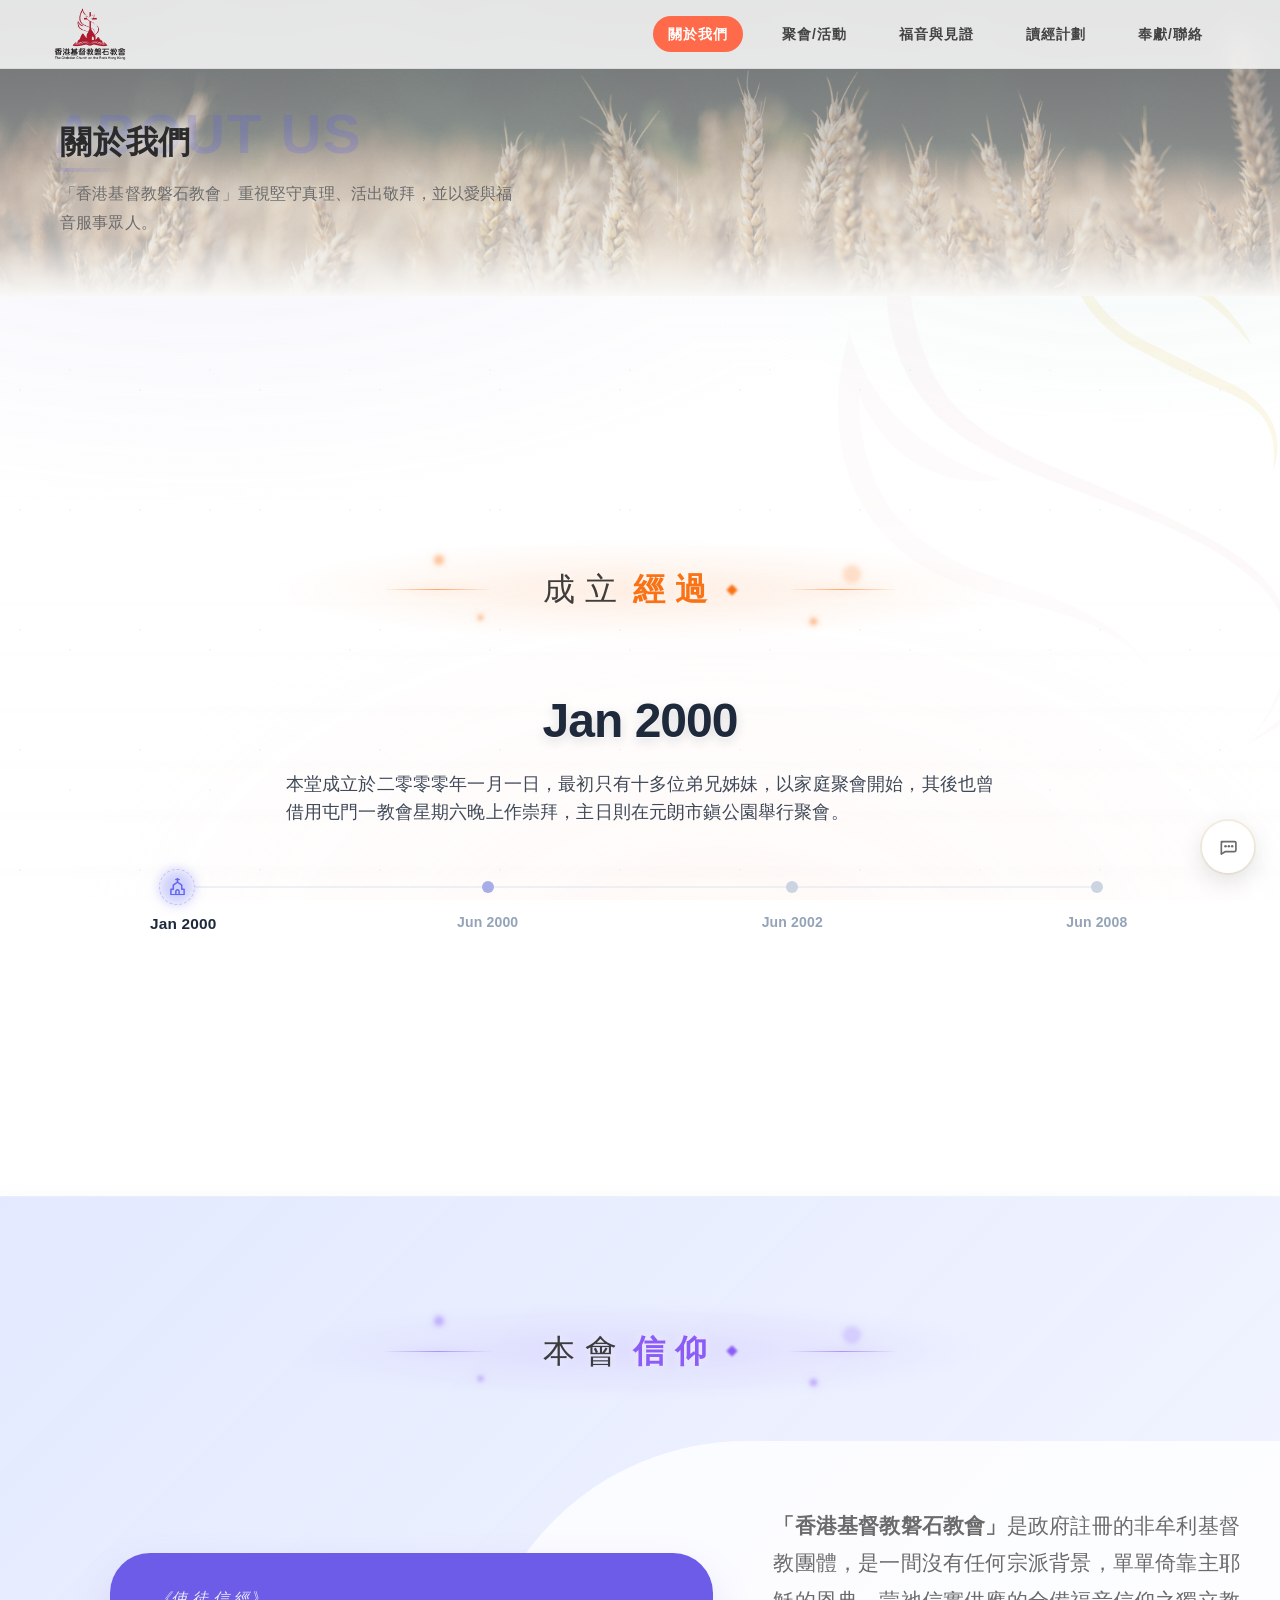
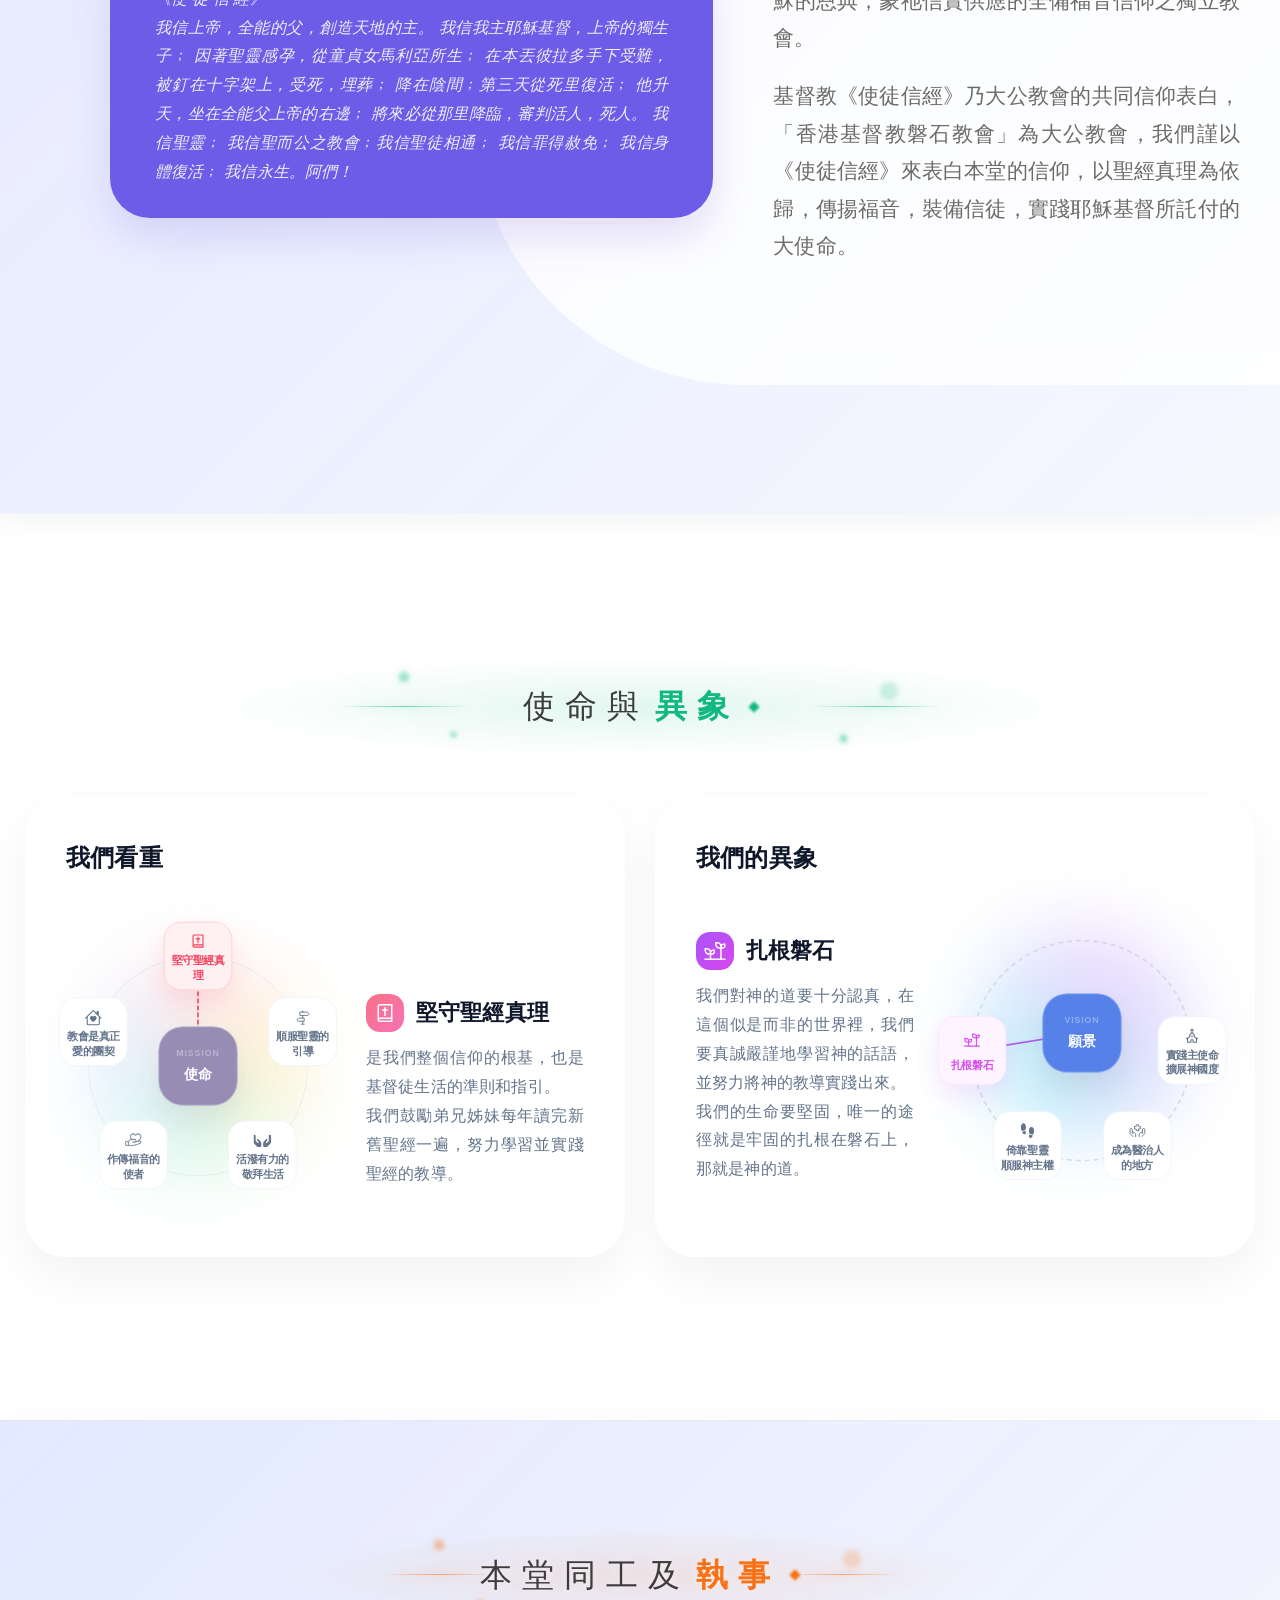
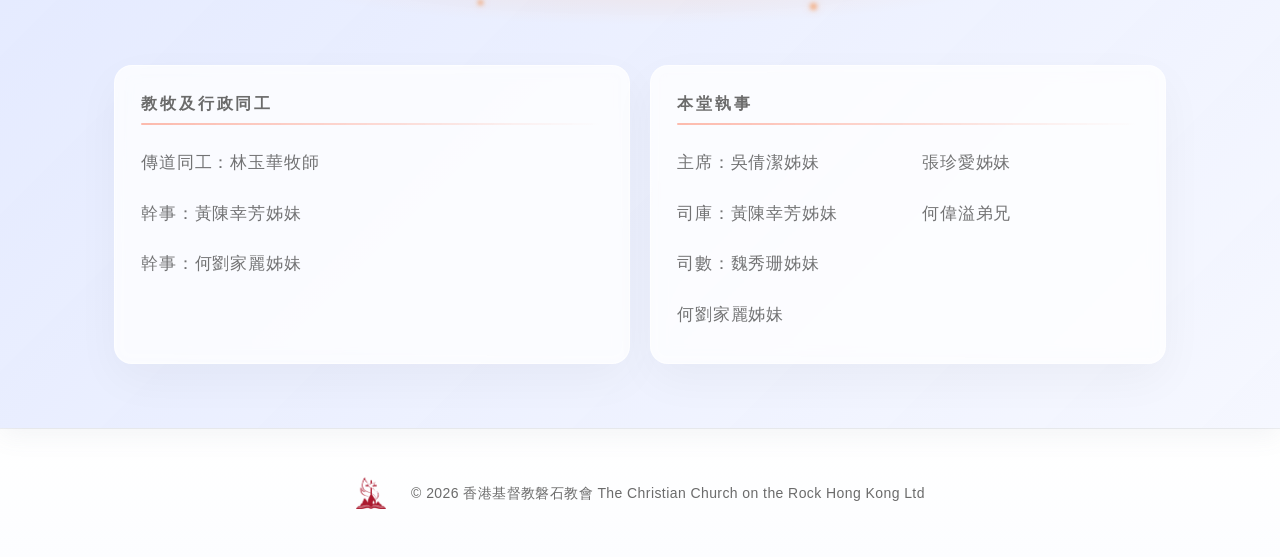
<file: about-us.html>
<!doctype html>
<html lang="zh-Hant">
<head>
  <meta charset="utf-8" />
  <meta name="viewport" content="width=device-width, initial-scale=1" />
  <title>關於我們 | 香港基督教磐石教會</title>

  <!-- Favicon -->
  <link rel="icon" type="image/png" href="assets/img/favicon.png">

  <!-- Core styles -->
  <link rel="stylesheet" href="assets/css/shared.css">
  <link rel="stylesheet" href="assets/css/main.css">

  <!-- menu bar -->
  <link rel="stylesheet" href="assets/css/menu.css">
  <link rel="stylesheet" href="assets/css/mobile-menu.css">

    
  <!-- JS -->
  <!-- Core scripts -->
  <script src="assets/js/main.js"></script>

  <!-- Partials loader -->
  <script src="assets/js/include-partials.js"></script>

  <!-- Widget -->
  <script src="assets/js/widget_msgbox_scrolltop.js" defer></script>

  <style>
    /* =========================================================
      Design Tokens
    ========================================================= */
    :root{

      --shadow: 0 14px 36px rgba(0,0,0,.10);
      --shadow2: 0 8px 20px rgba(0,0,0,.08);

      --about-accent:  #FF5A3C; /* coral */
      --about-accent2: #1F7A8C; /* teal */
      --about-accent3: #6C5CE7; /* purple */
      --about-accent4: #F7B500; /* gold */

      /* --ease-out: cubic-bezier(.2,.8,.2,1); */

      /* ===== Milestone (Timeline) 專用變數：避免覆蓋全域 ===== */
      --ms-accent-color: #6366f1;
      --ms-accent-shadow: rgba(99, 102, 241, 0.2);
      --ms-bg-color: #F8F7F4;
      --ms-text-main: #1e293b;
      --ms-text-muted: #94a3b8;
      --active-index: 0;
      --total-steps: 3;

      /* 背景色塊初始顏色 (Milestone blobs) */
      --blob1-color: #fda4af;
      --blob2-color: #93c5fd;
      --blob3-color: #ddd6fe;

      /* ===== Mission/Vision 專用變數：避免覆蓋全域 ===== */
      --mv-bg:#F8FAFC;
      --mv-card: rgba(255,255,255,.7);
      --mv-cardBorder: rgba(255,255,255,.9);
      --mv-text:#1e293b;
      --mv-muted:#64748b;
      --mv-shadow: 0 20px 50px rgba(0,0,0,.05);
      --mv-radius:40px;
      --mv-ease:cubic-bezier(.34, 1.56, 0.64, 1);
      --mv-orbSize:300px;
      --mv-itemRadius:125px;

      /* ===== Line System (Mission/Vision defaults) ===== */
      --line-color-muted: rgba(148,163,184,.45);
      --line-color-muted-soft: rgba(148,163,184,.30);

      --line-static-width: 2px;
      --line-static-opacity: .8;
      --line-static-dash: 4 6;

      --line-active-width: 2px;
      --line-active-opacity: .95;
      --line-active-dash: none;

      /* ===== Name List Control ===== */
      --cardsGap: 20px;
      --namesColGap: 28px;
      --namesRowGap: 10px;

      --rowsPerCol: 4; /* 每欄最多 4 人 */
    }

    /* =========================================================
      Sections
    ========================================================= */
    .card{
      background: var(--surface);
      border: 1px solid rgba(0,0,0,.06);
      border-radius: var(--radius-md);
      padding: 16px;
      box-shadow: 0 1px 0 rgba(0,0,0,.03);
      transition: transform .22s var(--ease-out), box-shadow .22s var(--ease-out);
      transform: translateY(0);
      position: relative;
      overflow: hidden;
    }
    .card:hover{ transform: translateY(-6px); box-shadow: var(--shadow2); }

    .grid2{
      display:grid;
      grid-template-columns: 1fr 1fr;
      gap: 14px;
    }
    .grid3{
      display:grid;
      grid-template-columns: repeat(3, minmax(0, 1fr));
      gap: 14px;
    }

    /* =========================================================
     Milestone section
    ========================================================= */
    @media (min-width: 1225px) and (max-width: 1340px) {
      #milestone {
        min-height: min(108vh, 900px);
        display: flex;
        flex-direction: column;
        justify-content: center;
      }
    }
    
    .content-section {
      text-align: center;
      margin: 0 auto 40px;
      transition: all 0.5s ease;
      padding: 0 20px;
      z-index: 10;
      position: relative;
    }

    /* Milestone 文字容器：預設可動畫 */
    #content{
      transition: opacity .35s ease, transform .35s ease;
      will-change: opacity, transform;
    }

    /* 切換時的「淡出」狀態 */
    #content.is-swapping{
      opacity: 0;
      transform: translateY(10px);
    }

    /* 尊重減少動畫偏好 */
    @media (prefers-reduced-motion: reduce){
      #content{ transition: none; }
      #content.is-swapping{ opacity: 1; transform: none; }
    }

    .year-title {
      font-size: 48px;
      font-weight: 900;
      color: var(--ms-text-main);
      margin-bottom: 8px;
      letter-spacing: -1px;
      text-shadow:
        0 1px 0 rgba(255,255,255,0.7),  
        0 4px 12px rgba(15,23,42,0.14); 
    }

    .desc-text {
      position: relative;
      width: 70%;
      margin: 0 auto;
      /* fallback */
      color: rgba(var(--ms-text-main), 0.85);
      /* 新瀏覽器支援 color-mix 時會覆蓋 */
      color: color-mix(in srgb, var(--ms-text-main) 85%, transparent);
      line-height: 1.6;
      font-size: 18px;
      text-shadow: 0 1px 0 rgba(255,255,255,.5);
      text-align: justify;
    }
    @media (max-width: 640px) {
      .desc-text {
        width: 100%;
        font-size: 14px;
        line-height: 1.6;
      }
    }
    .timeline-container {
      position: relative;
      width: 88%;
      height: 100px;
      z-index: 10;
      margin: 0 auto;
    }

    .timeline-track-wrapper {
      position: relative;
      height: 40px;
      display: flex;
      align-items: center;
      cursor: pointer;
    }

    .track-bg {
      position: absolute;
      width: 100%;
      height: 2px;
      background: rgba(226, 232, 240, 0.6);
     
    }

    .track-progress {
      position: absolute;
      height: 3px;
      background: var(--ms-accent-color);
      border-radius: 2px;
      width: calc((var(--active-index) / var(--total-steps)) * 100%);
      transition: width 0.6s cubic-bezier(0.34, 1.56, 0.64, 1), background 0.5s ease;
      z-index: 1;
    }

    .dots-container {
      position: absolute;
      width: 100%;
      display: flex;
      justify-content: space-between;
      z-index: 2;
    }

    .dot-item {
      position: relative;
      display: flex;
      flex-direction: column;
      align-items: center;
    }

    .dot {
      width: 12px;
      height: 12px;
      background: #cbd5e1;
      border-radius: 50%;
      transition: all 0.3s ease;
    }

    .dot.active {
      background: var(--ms-accent-color);
      transform: scale(1.2);
    }

    .dot-label {
      position: absolute;
      top: 30px;
      white-space: nowrap;
      font-size: 14px;
      font-weight: 700;
      color: var(--ms-text-muted);
      transition: all 0.3s ease;
    }

    .dot-item.active .dot-label {
      color: var(--ms-text-main);
      transform: translateY(2px) scale(1.1);
    }

    
    /* ---------- One-time hint pulse (only one dot at a time) ---------- */
    .dot-item.hint:not(.active) .dot{
      position: relative;
    }

    /* 外圈脈衝：細、慢、低干擾（比 MV 更克制） */
    .dot-item.hint:not(.active) .dot::after{
      content:"";
      position:absolute;
      inset:-7px;
      border-radius:50%;
      background-color: rgba(var(--ms-accent-color), 0.42); /* fallback */
      background: color-mix(in srgb, var(--ms-accent-color) 42%, transparent);
      opacity:0;
      transform: scale(.85);
      animation: msDotPulse 2.8s ease-out infinite;
      pointer-events:none;
    }

    @keyframes msDotPulse{
      0%   { opacity:0;   transform:scale(.85); }
      25%  { opacity:.33; }
      60%  { opacity:.12; transform:scale(1.45); }
      100% { opacity:0;   transform:scale(1.65); }
    }

    /* active dot 唔需要 pulse（已經係焦點） */
    .dot-item.active .dot::after{
      animation:none;
    }

    /* 尊重減少動畫偏好 */
    @media (prefers-reduced-motion: reduce){
      .dot-item.hint:not(.active) .dot::after{
        animation:none;
      }
    }

    /* hint dot 本體微微亮一點，但不 scale（更 calm） */
    .dot-item.hint:not(.active) .dot{
      background-color: #aebed0; /* fallback */
      background: color-mix(in srgb, var(--ms-accent-color) 35%, #cbd5e1);
    }

    .active-thumb{
      position: absolute;
      left: calc((var(--active-index) / var(--total-steps)) * 100%);
      top: 50%;
      transform: translate(-50%, -50%);
      width: 36px;
      height: 36px;

      /* 外圈 */
      background: white;
      border: 1.5px dashed var(--ms-accent-shadow);
      border-radius: 50%;

      box-shadow: none;
      z-index: 3;
      pointer-events: none;

      /* 穩定置中 pseudo-element */
      display: grid;
      place-items: center;

      transition: left 0.6s cubic-bezier(0.34, 1.56, 0.64, 1), border-color 0.5s ease;
    }

    /* 中心 icon（用 SVG mask） */
    .active-thumb::after{
      content:'';
      width: 18px;   
      height: 18px;
      display: block;
      background: var(--ms-accent-color);
      -webkit-mask: url("assets/icons/milestone.svg") center / contain no-repeat;
              mask: url("assets/icons/milestone.svg") center / contain no-repeat;
      border-radius: 0;
      transform: translateY(-0.5px);
    }


    .thumb-glow {
      position: absolute;
      width: 36px;
      height: 36px;
      background: var(--ms-accent-shadow);
      border-radius: 50%;
      filter: blur(6px);
      z-index: -1;
    }

    @media (max-width: 480px) {
      .year-title { font-size: 36px; }
      .timeline-container { max-width: 320px; }
      .bg-blobs .blob { filter: blur(50px); opacity: 0.4; }
    }

 /* =========================================================
   MV Layout & Container Settings
   ========================================================= */

    /* Base Desktop & General */
    .mv {
        margin: 0 auto;
        padding: 60px 0; /* 增加上下留白提升質感 */
    }

    .container.mv {
        width: 100%;
        margin-left: auto;
        margin-right: auto;
        padding-top:0;
    }

    /* Responsive Container Width */
    @media (min-width: 1200px) and (max-width: 1340px) {
        .container.mv {
            max-width: 1280px; /* 標準桌面寬度 */
            padding-left: 5px;
            padding-right: 5px;
        }
    }
        @media (min-width: 1341px) {
        .container.mv {
            max-width: 1280px; /* 標準桌面寬度 */
            padding-left: 40px;
            padding-right: 40px;
        }
    }

    @media (min-width: 1600px) {
        .container.mv {
            max-width: 1440px; /* 大螢幕封頂寬度 */
        }
    }

    /* Tablet (Portrait & Landscape) */
    @media (max-width: 1199px) {
        .mv {
            padding: 40px 30px 0;
        }
    }

    /* Mobile */
    @media (max-width: 420px) {
        .mv {
            padding: 32px 14px 0;
        }
    }

    /* =========================================================
      Grid & Row System
      ========================================================= */

    /* Mobile + Tablet Portrait (Single Column) */
    .mv .grid {
        display: grid;
        grid-template-columns: 1fr;
        gap: 48px; /* 增加卡片間距 */
    }

    /* Tablet Landscape */
    @media (min-width: 1024px) and (max-width: 1199px) {
        .mv .grid {
            gap: 40px;
        }
    }

    /* Desktop (Side by Side) */
    @media (min-width: 1200px) {
        .mv .grid {
            grid-template-columns: 1fr 1fr;
            gap: 30px;
        }
    }

    .mv .row {
        display: flex;
        flex-direction: column;
        align-items: flex-start;
        gap: 40px;
    }

    @media (min-width: 768px) {
        .mv .row {
            flex-direction: row;
            justify-content: space-between;
            align-items: center; /* 垂直居中 */
        }
        .mv .row.reverse {
            flex-direction: row-reverse;
        }
    }

    /* Desktop Specific Proportions */
    @media (min-width: 1200px) and (max-width: 1340px) {
        .mv .row {
            gap: 0; /* 使用百分比間距更具彈性 */
            justify-content: space-between;
        }
        .mv .orbit {
            flex: 0 0 48%; 
        }
        .mv .content {
            flex: 0 0 52%; /* 剩餘空間給文字 */
        }
    }
    @media (min-width: 1341px) {
        .mv .row {
            gap: 5%; /* 使用百分比間距更具彈性 */
            justify-content: space-between;
        }
        .mv .orbit {
            flex: 0 0 60%; 
        }
        .mv .content {
            flex: 0 0 55%; /* 剩餘空間給文字 */
        }
    }
    /* =========================================================
      Header & Pills
      ========================================================= */
    .mv .mv-header {
        text-align: center;
        margin-bottom: 40px; /* 增加標題與下方卡片的間距 */
    }

    .mv .mv-pill {
        display: inline-flex;
        align-items: center;
        gap: 8px;
        padding: 6px 16px;
        border-radius: 999px;
        background: var(--white-100);
        border: 1px solid #e2e8f0;
        box-shadow: 0 4px 12px rgba(0, 0, 0, .03);
        margin-bottom: 12px;
    }

    .mv .mv-dot {
        width: 8px;
        height: 8px;
        border-radius: 50%;
        background: #f43f5e;
        animation: mvPillPulse 2s infinite;
    }

    @keyframes mvPillPulse {
        0% { transform: scale(1); opacity: 1; }
        50% { transform: scale(1.6); opacity: .35; }
        100% { transform: scale(1); opacity: 1; }
    }

    .mv .mv-pill span {
        font-size: 11px;
        font-weight: 700;
        letter-spacing: 1px;
        color: var(--mv-muted);
        text-transform: uppercase;
    }

    .mv .mv-title {
        font-size: clamp(28px, 4vw, 42px); 
        font-weight: 800;
        color: #0f172a;
        margin: 0;
    }

    /* =========================================================
      Card & Orbit Styling
      ========================================================= */
    .mv .mv-card {
        background: var(--mv-card);
        backdrop-filter: blur(20px);
        border: 1px solid var(--mv-cardBorder);
        border-radius: var(--mv-radius);
        box-shadow: var(--mv-shadow);
        padding: 40px; /* 增加內縮，更顯精緻 */
        position: relative;
        overflow: hidden;
    }

    /* mv card header  */
    .mv .mv-card-title.simple {
        font-size: 24px;
        font-weight: 900;
        letter-spacing: .2px;
        margin: 0 0 16px;
        color: #0f172a;
    }

    .mv .orbit {
        width: var(--mv-orbSize);
        height: var(--mv-orbSize);
        position: relative;
        flex: 0 0 auto;
        display: flex;
        align-items: center;
        justify-content: center;
    }
    /* mobile Orbit Adjustments */
    @media (max-width: 767px) {
        .mv .mv-card .orbit[data-type="mission"] {
            transform: scale(0.84); /* 桌面版不縮小，保持視覺張力 */
            transform-origin: center;
        }
        .mv .mv-card .orbit[data-type="vision"] {
            transform: scale(0.84); 
            transform-origin: center;
        }
    } 
    /* tablet Orbit Adjustments */
    @media (min-width: 768px) and (max-width: 1250px) {
        .mv .mv-card .orbit[data-type="mission"] {
            transform: scale(0.88); /* 桌面版不縮小，保持視覺張力 */
            transform-origin: center;
        }
        .mv .mv-card .orbit[data-type="vision"] {
            transform: scale(0.88); 
            transform-origin: center;
        }
    }
    /* notebook Orbit Adjustments */
    @media (min-width: 1151px) and (max-width: 1340px) {
        .mv .mv-card .orbit[data-type="mission"] {
            transform: scale(0.88); 
            transform-origin: left;
        }
        .mv .mv-card .orbit[data-type="vision"] {
            transform: scale(0.88); 
            transform-origin: right;
        }
    }       
    /* Desktop Orbit Adjustments */
    @media (min-width: 1341px) {
        .mv .mv-card .orbit[data-type="mission"] {
            transform: scale(1); 
            transform-origin: left;
        }
        .mv .mv-card .orbit[data-type="vision"] {
            transform: scale(1); 
            transform-origin: right;
        }
    }
    
    /* Mission / Vision Line Spec */
    .mv .orbit[data-type="mission"] {
        --line-static-opacity: .35;
        --line-static-dash: 4 8;
        --line-active-width: 2px;
        --line-active-opacity: .9;
        --line-active-dash: 4 4;
    }

    .mv .orbit[data-type="vision"] {
        --line-static-opacity: .9;
        --line-static-dash: 4 6;
        --line-active-width: 1.8px;
        --line-active-opacity: .95;
        --line-active-dash: none;
    }

    /* =========================================================
      Visual Elements (Nebula, Paths, Center)
      ========================================================= */
    .mv .nebula {
        position: absolute;
        inset: 10%;
        border-radius: 50%;
        background: var(--conic);
        filter: blur(40px);
        opacity: .3;
        animation: rotateNebula 15s linear infinite;
        z-index: 1;
        pointer-events: none;
    }

    @keyframes rotateNebula {
        from { transform: rotate(0deg) scale(1); }
        50% { transform: rotate(180deg) scale(1.1); }
        to { transform: rotate(360deg) scale(1); }
    }

    .mv .glass-orbit {
        position: absolute;
        width: calc(var(--mv-itemRadius) * 2);
        height: calc(var(--mv-itemRadius) * 2);
        border-radius: 50%;
        border: 1px solid rgba(148, 163, 184, .15);
        background: radial-gradient(circle at center, rgba(255, 255, 255, .2) 0%, transparent 70%);
        z-index: 2;
        pointer-events: none;
    }

    .mv .orbit[data-type="vision"][data-mode="B"] .glass-orbit { opacity: 0; }

    .mv .guide-svg, .mv .vision-guide-svg {
        position: absolute;
        inset: 0;
        width: 100%;
        height: 100%;
        z-index: 2;
        pointer-events: none;
        opacity: var(--line-static-opacity);
    }

    .mv .guide-path, .mv .vision-guide-path {
        fill: none;
        stroke: var(--line-color-muted-soft);
        stroke-width: var(--line-static-width);
        stroke-linecap: round;
        stroke-dasharray: var(--line-static-dash);
    }

    .mv .connector-svg {
        position: absolute;
        inset: 0;
        width: 100%;
        height: 100%;
        z-index: 4;
        pointer-events: none;
    }

    .mv .connector-line {
        stroke-width: var(--line-active-width);
        stroke-dasharray: var(--line-active-dash);
        stroke-linecap: round;
        opacity: var(--line-active-opacity);
        filter: drop-shadow(0 4px 10px rgba(15, 23, 42, .10));
        transition: all .5s var(--mv-ease);
    }

    .mv .orbit:hover .connector-line {
        transition: none;
        opacity: 1;
    }

    .mv .center {
        position: absolute;
        z-index: 10;
        width: 90px;
        height: 90px;
        border-radius: 28px;
        display: flex;
        flex-direction: column;
        align-items: center;
        justify-content: center;
        background: rgba(150, 140, 180);
        box-shadow: 0 18px 35px rgba(0, 0, 0, .08), inset 0 0 0 1px rgba(255, 255, 255, .35);
    }
    .mv .orbit .center{
      left: 50%;
      top: 50%;
      transform: translate(-50%, -50%);
    }

    .mv .center.dark { background: #5581e9; }
    .mv .centerText .kicker { font-size: 10px; font-weight: 800; opacity: .5; letter-spacing: 1px; text-align: center; color: rgba(255, 255, 255, .7); }
    .mv .centerText .main { font-size: 16px; font-weight: 800; margin-top: 2px; text-align: center; color: #fff; }

    /* =========================================================
      Items & Buttons
      ========================================================= */
    .mv .item {
        position: absolute;
        left: 50%;
        top: 50%;
        transform: translate(-50%, -50%);
        width: 78px;
        height: 78px;
        z-index: 15;
    }

    .mv .mv-btn {
        width: 100%;
        height: 100%;
        aspect-ratio: 1 / 1;
        display: flex;
        flex-direction: column;
        align-items: center;
        justify-content: center;
        padding: 8px;
        border-radius: 20px;
        border: 1px solid #f1f5f9;
        background: var(--white-100);
        box-sizing: border-box;
        transition: transform 0.3s ease, box-shadow 0.3s ease;
    }

    .mv .mv-btn .icon-box {
        width: 20px;
        height: 20px;
        margin-top: 6px;
        margin-bottom: 6px;
        color: var(--mv-muted);
        transition: .25s;
        background: transparent !important;
        box-shadow: none;
    }

    .mv .mv-btn span {
        font-size: 12px;
        line-height: 1.4;
        font-weight: 600;
        margin-top: auto;
        margin-bottom: 4px;
        color: var(--mv-muted);
        transition: .25s;
        white-space: pre-line;
        text-align: center;
    }

    .mv .item.active .mv-btn {
        background: var(--about-accent-light);
        border-color: var(--about-accent-border);
        box-shadow: 0 14px 28px var(--about-accent-shadow);
    }

    .mv .item.active .icon-box, .mv .item.active .mv-btn span {
        color: var(--about-accent-main);
    }

    /* Animations for active/hint states */
    @keyframes shadowPulse-solid {
        0% { transform: scale(1); box-shadow: 0 14px 28px var(--about-accent-shadow); }
        45% { transform: scale(1.045); box-shadow: 0 18px 34px var(--about-accent-shadow), 0 0 0 10px color-mix(in srgb, var(--about-accent-main) 12%, transparent); }
        100% { transform: scale(1); box-shadow: 0 14px 28px var(--about-accent-shadow); }
    }

    .mv .item.hint .mv-btn {
        animation: shadowPulse-solid 3.0s cubic-bezier(.34, 1.56, 0.64, 1) infinite;
    }

    .mv .mv-btn:hover {
        transform: translateZ(0) scale(1.08) translateY(-5px);
        box-shadow: 0 10px 20px rgba(0,0,0,0.08);
    }

    /* =========================================================
      Content Typography
      ========================================================= */
    .mv .content {
        flex: 1;
        min-width: 0;
        max-width: 100%;
        padding-top: 50px;
    }

    /* control .mv .badge & .mv .ctitle */
    .mv .head {
        display: flex;
        align-items: center;
        gap: 12px;
        margin-bottom: 12px;
    }

    .mv .badge {
        width: 38px;
        height: 38px;
        border-radius: 14px;
        display: grid;
        place-items: center;
        color: var(--white-100);
        background: linear-gradient(135deg, var(--gradA), var(--gradB));
        flex-shrink: 0;
    }

    /* sub header */
    .mv .ctitle {
        font-size: clamp(1.125rem, 1.2vw + 0.8rem, 1.375rem);   /* 桌面版內容標題放大 */
        font-weight: 700;
        margin: 0;
        color: #0f172a;
        line-height: 1.3;
    }

    .mv .content p {
        font-size: clamp(0.875rem, 0.5vw + 0.75rem, 1rem);
        line-height: 1.8;
        color: var(--mv-muted);
        margin: 0;
        max-width: 100%;
        white-space: pre-line;
        text-align: justify;
    }


    /* =========================================================
      Responsive
      ========================================================= */
      /* Large tablet / desktop */
      @media (min-width: 768px) {   
      /* Mission標題：增加標題下方空白 */
      .mv .grid > .mv-card:nth-of-type(1) .mv-card-title.simple{
        margin-bottom: 24px;
      }
      /* Vision標題：減少標題下方空白 */
      .mv .grid > .mv-card:nth-of-type(2) .mv-card-title.simple{
        margin-bottom: 8px;
      }
      /* Vision內容列：溫和上移 */
      .mv .grid > .mv-card:nth-of-type(2) .row.reverse{
        margin-top: -18px;   
        margin-bottom: 18px; 
      }
    }

    /* Large mobile / small tablet */
    @media (min-width: 421px) and (max-width: 767px){
      .mv .content{
        max-width: 380px;
      }

      .mv .row{
        gap: 0;
      }
    }

    /* mobile */
    @media (max-width: 420px) {
        .mv .row { align-items: center; gap: 0; }
        .mv .content { width: 100%; max-width: 320px; margin: 0 auto; text-align: center; }
        .mv .head { justify-content: center; }
        .mv .content p { text-align: justify; text-align-last: left; }
    }

    @media (max-width: 420px) and (orientation: portrait) {
      /* Mobile portrait：因為 orbit 疊得較低，需額外上移 */
        .mv #visionOrbit { margin-top: -48px; margin-bottom: 28px; }
        .mv .mv-card .orbit { transform: scale(0.85); }
    }

/* Icons */
.mv .icon { width: 24px; height: 24px; fill: none; stroke: currentColor; stroke-width: 2; stroke-linecap: round; stroke-linejoin: round; }

/* 確保 svg-icon 的 100% 有參照 */
.mv .icon-box{
  width: 24px;
  height: 24px;
  display: grid;
  place-items: center;
}

.mv .svg-icon { display: block; fill: none; stroke: none; stroke-width: 2.5; stroke-linecap: round; stroke-linejoin: round; width: 24px; height: 24px; }

    /* Mobile Landscape Fix */
    @media (max-height: 420px) and (orientation: landscape) {
        .mv .mv-card .row, .mv .mv-card .row.reverse {
            display: flex !important;
            flex-direction: row !important;
            align-items: center;
            gap: 24px;
        }
        .mv .mv-card .orbit {
            flex: 0 0 240px;
            max-width: 240px;
            transform: scale(0.8);
        }
        .mv .mv-card .content { flex: 1; }
        .mv { padding-top: 16px !important; padding-bottom: 16px !important; }
        .mv #visionOrbit { margin-top: 0 !important; margin-bottom: 0 !important; }
    }



    /* =========================================================
      理念 section
    ========================================================= */
    /* 主區塊 */
    .principle-section {
      position: relative;
      width: 100%;
      padding: 45px 20px 100px 20px;
      display: flex;
      justify-content: center;
      z-index: 1;
    }

    /* 右側白色弧形背景 */
    .principle-section::before {
      content: "";
      position: absolute;
      top: 0;
      right: 0;
      width: 65%;
      height: 100%;
      margin-right: -20px;
      background-color: var(--white-82);
      border-radius: 500px 0 0 500px;
      z-index: -1;
    }

    .principle-container {
      width: 100%;
      margin: 0 auto;
      display: flex;
      align-items: center;
      gap: 60px;
      padding-left: 70px;
    }

    /* 左側 Quote 卡片 */
    .quote-card {
      position: relative;
      overflow: hidden;   /* 防止裝飾溢出 */
      flex: 1.1;
      background-color: var(--about-accent3);
      padding: 16px 45px;
      border-radius: 40px;
      color: var(--white-warm);
      box-shadow: 0 20px 40px rgba(125, 102, 217, 0.2);
    }
    /* .quote-card::before {
      content: "";
      position: absolute;
      top: 0;
      left: 50%;
      transform: translateX(-40%); 
      width: 218px;
      height: 99px;
      background: url("assets/img/deco-02.svg") no-repeat center / contain;
      opacity: 0.3;
    }
    .quote-card::after {
      content: "";
      position: absolute;
      top: 0;
      left: 50%;
      transform: translateX(-10%); 
      width: 183px;
      height: 649px;
      background: url("assets/img/deco-02.svg") no-repeat center / contain;
      opacity: 0.3;
    } */
    .quote-text {
      font-size: 1rem;
      line-height: 1.8;
      font-style: italic;
      font-weight: 300;
      opacity: 0.92;
      text-align: justify;
    }

    /* 右側說明文字 */
    .content-side {
      flex: 1;
    }

    .principle-description {
      color: var(--muted);
      line-height: 1.8;
      font-size: 1.3rem;
      text-align: justify;
    }

    @media (max-width: 1023px) {
      .principle-container {
        flex-direction: column;
        text-align: center;
        padding-left: 0;
        }
        
      .content-side {
        order: 1;   /* 先顯示 */
      }

      .quote-card {
        order: 2;   /* 後顯示 */
      }

      .principle-section {
          padding: 0 48px;
      }
      .principle-section::before {
        background-color:transparent;
      }
      .principle-description {
          font-size: 1.2rem;
      }   
      .quote-text {
        font-size: 0.9rem;
      }
    }
     @media (max-width: 640px) {
      .principle-section {
        padding: 0 20px;
      }
      .quote-card {
        padding: 15px 30px;
      }
      .principle-description {
        font-size: 1.1rem;
      }   
      .quote-text {
        font-size: 0.8rem;
      }
      
    }
    /* =========================================================
      Name List
    ========================================================= */
    .title{
      font-size:28px;
      font-weight:800;
      margin:0 0 36px;
      padding-left:14px;
      position:relative;
    }
    .title::before{
      content:"";
      position:absolute;
      left:0; top:.2em;
      width:4px; height:1.1em;
      border-radius:999px;
      background:var(--accent);
    }

    .sectionDesc{
      text-align: center;
      padding: 0 0 20px;
    }
    
    /* 預設：兩組並排 */
    .groups{
      display:grid;
      grid-template-columns: 1fr 1fr;
      gap: var(--cardsGap);
      justify-content:center;
    }

    /* JS 會加上 .is-stacked → 兩組上下 */
    .groups.is-stacked{
      grid-template-columns: 1fr;
    }

    .teamBlock{
      background:var(--surface);
      border:1px solid rgba(255,255,255,.7);
      border-radius:var(--radius-md);
      padding:28px 26px;
      backdrop-filter:blur(8px);
      -webkit-backdrop-filter:blur(8px);
      box-shadow:0 16px 45px rgba(0,0,0,.04);
    }

    /* 組名：淡線漸變 underline */
    .groupTitle{
      color:var(--muted);
      font-weight:700;
      letter-spacing:.18em;
      font-size:1rem;
      line-height:1.2;
      margin-bottom:18px;
      position:relative;
      padding-bottom:12px;
    }
    .groupTitle::after{
      content:"";
      position:absolute;
      left:0; right:0; bottom:0;
      height:2px;
      border-radius:999px;
      background: linear-gradient(
        90deg,
        rgba(255,107,74,.45) 0%,
        rgba(255,107,74,.22) 55%,
        rgba(255,107,74,.08) 82%,
        rgba(255,107,74,0) 100%
      );
    }

    /* 預設：每組名單兩欄（平均分 + column-first 排序） */
    .names{
      list-style:none;
      margin:0;
      padding:0;

      display:grid;
      grid-template-rows: repeat(var(--rowsPerCol), auto);
      grid-auto-flow: column;     /* 直向優先：1,5 / 2,6 / 3,7 / 4 */
      grid-auto-columns: 1fr;     /* 兩欄平均分 50/50 */

      column-gap: var(--namesColGap);
      row-gap: var(--namesRowGap);
    }

    /* JS 會加 .names-onecol → 該組名單單欄
      同時：一旦兩組上下，也強制單欄 */
    .teamBlock.names-onecol .names,
    .groups.is-stacked .names{
      grid-template-columns: 1fr;
      grid-template-rows: none;
      grid-auto-flow: row;
      grid-auto-columns: initial;
    }

    /* 名字：不換色 highlight 的 hover */
    .name{
      font-size:1.05rem;
      font-weight:500;
      letter-spacing:.05em;
      color:rgba(0,0,0,.62);
      padding:6px 0;

      white-space: normal;
      overflow-wrap: anywhere;
      word-break: break-word;

      opacity:.88;
      transition: opacity .18s ease, transform .18s ease, letter-spacing .18s ease;
    }
    @media (hover:hover){
      .name:hover{
        opacity:1;
        transform:translateX(1px);
        letter-spacing:.065em;
      }
    }
    @media (prefers-reduced-motion: reduce){
      .name{ transition:none; opacity:1; }
    }

  </style>
</head>

<body class="theme-about" data-barba="wrapper">
    <!-- 這是全站通用 SVG 容器 -->
  <div id="global-watermark" class="watermark-overlay"></div>
  <div id="site-menu"></div>

      <!-- HERO -->
    <section class="hero-section" style="--hero-photo: url('../img/sectionHero_about-us.jpg');">
      <div class="content-wrapper">
        <div class="title-group">
          <span class="en-shadow">About Us</span>
          <h1 class="zh-title">關於我們</h1>
        </div>
        <p class="description">
          「香港基督教磐石教會」重視堅守真理、活出敬拜，並以愛與福音服事眾人。
        </p>
      </div>
    </section>

  <main data-barba="container" data-barba-namespace="about">

    <!-- 這個 Wrapper 決定了整個推動過程的容器 -->
      <!-- 1) 成立經過（Milestone） -->
    <section class="section section--airy section-visual sticky" id="milestone">

      <div class="container">
        <div class="section-title theme-peach">
          <!-- 裝飾泡泡 -->
          <div class="particle p1"></div>
          <div class="particle p2"></div>
          <div class="particle p3"></div>
          <div class="particle p4"></div>

          <div class="text-content">
            <span class="text-main">成立</span>
            <span class="text-sub">經過</span>
            <span class="diamond"></span>
          </div>
        </div>

        <div class="content-section">
          <div id="content">
            <h1 class="year-title" id="milestoneYear"></h1>
            <p class="desc-text" id="desc"></p>
          </div>  
        </div>

        <div class="timeline-container">
          <div class="timeline-track-wrapper" id="track-wrapper">
            <div class="track-bg"></div>
            <div class="track-progress"></div>

            <!--
            Milestone dots intentionally use inline onclick.
            Reason:
            - Guarantees click works before JS hydration
            - Allows simpler hit-target mapping for timeline UX
            Do NOT refactor unless removing inline HTML control entirely.
            -->
            <div class="dots-container">
              <div class="dot-item active" onclick="updateTimeline(0)">
                <div class="dot"></div>
                <div class="dot-label">Jan 2000</div>
              </div>
              <div class="dot-item" onclick="updateTimeline(1)">
                <div class="dot"></div>
                <div class="dot-label">Jun 2000</div>
              </div>
              <div class="dot-item" onclick="updateTimeline(2)">
                <div class="dot"></div>
                <div class="dot-label">Jun 2002</div>
              </div>
              <div class="dot-item" onclick="updateTimeline(3)">
                <div class="dot"></div>
                <div class="dot-label">Jun 2008</div>
              </div>
            </div>

            <div class="active-thumb">
              <div class="thumb-glow"></div>
            </div>
          </div>
        </div>
      </div> 
    </section>

      <!-- 2) 本會信仰 -->

    <section class="section section--airy section-push" id="principle">
      <div class="container">  
        <div class="section-title theme-lavender reveal">
          <!-- 裝飾泡泡 -->
          <div class="particle p1"></div>
          <div class="particle p2"></div>
          <div class="particle p3"></div>
          <div class="particle p4"></div>

          <div class="text-content">
            <span class="text-main">本會</span>
            <span class="text-sub">信仰</span>
            <span class="diamond"></span>
          </div>
        </div>
      </div>

      <div class="principle-section">
        <div class="principle-container">
          <!-- 左側 Quote -->
          <div class="quote-card reveal">
            <p class="quote-text">
              《使 徒 信 經》 
              <br>
               我信上帝，全能的父，創造天地的主。 我信我主耶穌基督，上帝的獨生子﹔ 因著聖靈感孕，從童貞女馬利亞所生﹔ 在本丟彼拉多手下受難， 被釘在十字架上，受死，埋葬﹔ 降在陰間﹔第三天從死里復活﹔ 他升天，坐在全能父上帝的右邊﹔ 將來必從那里降臨，審判活人，死人。 我信聖靈﹔ 我信聖而公之教會﹔我信聖徒相通﹔ 我信罪得赦免﹔ 我信身體復活﹔ 我信永生。阿們！
            </p>
          </div>

          <!-- 右側說明 -->
          <div class="content-side reveal">
            <p class="principle-description">
              <b>「香港基督教磐石教會」</b>是政府註冊的非牟利基督教團體，是一間沒有任何宗派背景，單單倚靠主耶穌的恩典，蒙祂信實供應的全備福音信仰之獨立教會。
            </p>
            <p class="principle-description">
              基督教《使徒信經》乃大公教會的共同信仰表白，「香港基督教磐石教會」為大公教會，我們謹以《使徒信經》來表白本堂的信仰，以聖經真理為依歸，傳揚福音，裝備信徒，實踐耶穌基督所託付的大使命。
            </p>
          </div>
        </div>
      </div>
      
    </section>

      <!-- 3) 使命與異象（Mission/Vision） -->
    <section class="section section-visual sticky" id="mission">
      <!-- Special: Custom screen size ratio, No <div class="container"> -->
        <div class="container mv">

          <div class="section-title theme-mint reveal">
            <!-- 裝飾泡泡 -->
            <div class="particle p1"></div>
            <div class="particle p2"></div>
            <div class="particle p3"></div>
            <div class="particle p4"></div>

            <div class="text-content">
              <span class="text-main">使命與</span>
              <span class="text-sub">異象</span>
              <span class="diamond"></span>
            </div>
          </div>
          
          <div class="grid">
            <section class="mv-card reveal">
              <h2 class="mv-card-title simple">我們看重</h2>
              <div class="row">
                <div class="orbit" id="missionOrbit"></div>
                <div class="content" id="missionContent"></div>
              </div>
            </section>

            <section class="mv-card reveal">
              <h2 class="mv-card-title simple">我們的異象</h2>
              <div class="row reverse">
                <div class="orbit" id="visionOrbit"></div>
                <div class="content" id="visionContent"></div>
              </div>
            </section>
          </div>
        </div>
    </section>  
    
      <!-- 4) 本堂同工及執事 -->
    <section class="section section--compact section-push" id="staff">
      <div class="container">
        <div class="section-title theme-peach reveal">
          <!-- 裝飾泡泡 -->
          <div class="particle p1"></div>
          <div class="particle p2"></div>
          <div class="particle p3"></div>
          <div class="particle p4"></div>

          <div class="text-content">
            <span class="text-main">本堂同工及</span>
            <span class="text-sub">執事</span>
            <span class="diamond"></span>
          </div>
        </div>

        <!-- <p class="sectionDesc reveal"></p> -->

        <section class="groups" id="groups">
          <section class="teamBlock reveal" data-team>
            <div class="groupTitle">教牧及行政同工</div>
            <ul class="names" aria-label="教牧及行政同工">
              <li class="name">傳道同工：林玉華牧師</li>
              <li class="name">幹事：黃陳幸芳姊妹</li>
              <li class="name">幹事：何劉家麗姊妹</li>
            </ul>
          </section>

          <section class="teamBlock reveal" data-team>
            <div class="groupTitle">本堂執事</div>
            <ul class="names" aria-label="本堂執事">
              <li class="name">主席：吳倩潔姊妹</li>
              <li class="name">司庫：黃陳幸芳姊妹</li>
              <li class="name">司數：魏秀珊姊妹</li>
              <li class="name">何劉家麗姊妹</li>
              <li class="name">張珍愛姊妹</li>
              <li class="name">何偉溢弟兄</li>        
            </ul>
          </section>
        </section>
      </div>  
    </section>
  </main>

  <!-- Footer -->
  <div id="site-footer"></div>


  <!-- JS -->
  <script>

// =========================
// 2) Milestone (Timeline)
// =========================

const milestoneData = [
  {
    year: "Jan 2000",
    desc: "本堂成立於二零零零年一月一日，最初只有十多位弟兄姊妹，以家庭聚會開始，其後也曾借用屯門一教會星期六晚上作崇拜，主日則在元朗市鎭公園舉行聚會。",
    color: "#6366f1",
    shadow: "rgba(99, 102, 241, 0.30)",
    blobs: ["#fda4af", "#93c5fd", "#ddd6fe"]
  },
  {
    year: "Jun 2000",
    desc: "蒙神的祝福帶領，同年六月，教會正式註冊為「香港基督教磐石教會」 “The Christian Church on the Rock Hong Kong” ，上帝亦為我們建立了第一個正式堂址，在元朗同樂街的舊式唐樓，只有一千多呎。雖然面積細小，但卻有瓦遮頭，不需再到處頻撲。簡單的裝修和用心的佈置，成為一間別緻的小教堂。",
    color: "#f59e0b",
    shadow: "rgba(245, 158, 11, 0.30)",
    blobs: ["#fef3c7", "#fde68a", "#fbbf24"]
  },
  {
    year: "Jun 2002",
    desc: "兩年後，於二零零二年六月，上帝賜給我們一個更大的地方，在元朗大馬路的誠信商業大廈十二樓，全層2250呎。主恩無限，實在而奇妙，主耶穌的工作從沒止息！",
    color: "#ec4899",
    shadow: "rgba(236, 72, 153, 0.30)",
    blobs: ["#fbcfe8", "#f9a8d4", "#f472b6"]
  },
  {
    year: "Jun 2008",
    desc: "二零零八年六月，上帝再帶領我們遷往九龍區的中心地帶，那裡的交通四通八達，即是現時本堂的堂址，太子道西旺角城大廈四樓全層共三千多呎，還額外有一個近千呎的露臺。",
    color: "#8b5cf6",
    shadow: "rgba(139, 92, 246, 0.30)",
    blobs: ["#ddd6fe", "#c4b5fd", "#a78bfa"]
  }
];


(function initMilestone(){
  const root = document.documentElement;

  const content = document.getElementById('content');
  const milestoneYearEl = document.getElementById('milestoneYear');
  const descEl = document.getElementById('desc');
  const trackWrapper = document.getElementById('track-wrapper');

  if (!content || !milestoneYearEl || !descEl || !trackWrapper) return;

  // 令 CSS calc 用到正確總步數（0..3 -> total-steps=3）
  root.style.setProperty('--total-steps', String(milestoneData.length - 1));

  // ----------------------------
  // One-time hint state (B-lite)
  // ----------------------------
  // UX principle:
  // Hints are shown only once to avoid training users to wait for guidance
  let hintUsed = false;

  function clearHintForever(){
    hintUsed = true;
    document.querySelectorAll('.dot-item').forEach(d => d.classList.remove('hint'));
  }

  function showHint(activeIndex){
    if (hintUsed) return;

    const dots = Array.from(document.querySelectorAll('.dot-item'));
    dots.forEach(d => d.classList.remove('hint'));

    // 提示「下一個」為主；如果已到最後，就唔提示（更克制）
    const next = activeIndex + 1;
    if (next >= 0 && next < milestoneData.length) {
      dots[next]?.classList.add('hint');
    }
  }

  // ----------------------------
  // Theme / content swap
  // ----------------------------
  function applyTheme(index){
    const item = milestoneData[index];
    // Design decision:
    // Timeline visual state is driven by CSS variables,
    // not JS classes, to keep animation logic declarative
    root.style.setProperty('--active-index', String(index));
    root.style.setProperty('--ms-accent-color', item.color);
    root.style.setProperty('--ms-accent-shadow', item.shadow);
    root.style.setProperty('--blob1-color', item.blobs[0]);
    root.style.setProperty('--blob2-color', item.blobs[1]);
    root.style.setProperty('--blob3-color', item.blobs[2]);
  }

  function animateContentSwap(item){
    // 1) 淡出
    content.classList.add('is-swapping');

    // 2) 等淡出完成後換字（時間要跟 CSS transition 對齊：0.35s）
    setTimeout(() => {
      milestoneYearEl.textContent = item.year;
      descEl.textContent = item.desc;

      // 3) 強制 reflow（確保下一步淡入一定觸發）
      void content.offsetWidth;

      // 4) 淡入
      content.classList.remove('is-swapping');
    }, 220); // 200~240 都OK；你可以微調節奏
  }

  function setDotsActive(index){
    const dotItems = document.querySelectorAll('.dot-item');
    dotItems.forEach((dot, i) => {
      const isActive = i === index;
      dot.classList.toggle('active', isActive);

      const dotCircle = dot.querySelector('.dot');
      if (dotCircle) dotCircle.classList.toggle('active', isActive);
    });
  }

  function updateTimeline(index){
    const safeIndex = Math.max(0, Math.min(index, milestoneData.length - 1));
    const item = milestoneData[safeIndex];

    applyTheme(safeIndex);
    animateContentSwap(item);
    setDotsActive(safeIndex);

    // 一次性引導：只在未互動前顯示下一個 hint
    showHint(safeIndex);
  }

  // ----------------------------
  // Make inline onclick work
  // ----------------------------
  // 你 HTML 仍用 onclick="updateTimeline(x)"，所以要掛到 window
  // 同時：第一次互動就 clear hint
  window.updateTimeline = function(i){
    clearHintForever();
    updateTimeline(i);
  };

  // ----------------------------
  // Track click (empty area) -> choose nearest dot
  // ----------------------------
  trackWrapper.addEventListener('click', (e) => {
    // 點到 dot-item 本身，就交俾 onclick / wrapper click 處理
    if (e.target.classList.contains('dot-item') || e.target.closest('.dot-item')) return;

    const rect = trackWrapper.getBoundingClientRect();
    const x = e.clientX - rect.left;
    const percent = x / rect.width;
    const closestIndex = Math.round(percent * (milestoneData.length - 1));

    clearHintForever();
    updateTimeline(closestIndex);
  });

  // ----------------------------
  // Optional: make dot-items clickable even without inline onclick
  // (防呆：若之後移除 onclick，仍可用)
  // ----------------------------
  document.querySelectorAll('.dot-item').forEach((dot, i) => {
    dot.style.cursor = 'pointer';
    dot.addEventListener('click', () => {
      clearHintForever();
      updateTimeline(i);
    }, { passive: true });
  });

  // ----------------------------
  // Init
  // ----------------------------
  updateTimeline(0); // 初始會顯示 hint(下一個)，但未互動前有效

  // ----------------------------
  // Auto play (one round) + IntersectionObserver
  // Requirements:
  // - Only start when milestone section is visible
  // - every 5s go next
  // - run only one round (0→last) then stop
  // - any user interaction stops forever and stays at last seen
  // - prefers-reduced-motion => no autoplay
  // - if user scrolls away mid-play: pause (stay), scroll back: resume (still same round)
  // ----------------------------
  const prefersReduced = window.matchMedia &&
    window.matchMedia('(prefers-reduced-motion: reduce)').matches;

   // Autoplay rule:
  // Milestone auto-plays only once to suggest progression,
  // not to compete with reading or imply urgency
  let autoTimer = null;
  let autoStoppedForever = false;   // user interacted => stop forever
  let autoFinished = false;         // finished one round => stop forever (no restart)
  let autoIndex = 0;                // current index (will resume from here if paused)
  let observer = null;

  const milestoneSection = document.getElementById('milestone'); // section id="milestone"
  const TOTAL = milestoneData.length;

  // helper: pause (not forever)
  function pauseAuto(){
    if (autoTimer) clearInterval(autoTimer);
    autoTimer = null;
  }

  // helper: stop forever (user interaction)
  function stopAutoForever(){
    autoStoppedForever = true;
    pauseAuto();
    if (observer) observer.disconnect();
    observer = null;
  }

  // helper: start/resume auto play
  let hintClearedByAuto = false; // 確保只清一次

  function startOrResumeAuto(){
    if (prefersReduced) return;
    if (autoStoppedForever) return;
    if (autoFinished) return;
    if (TOTAL <= 1) return;
    if (autoTimer) return; // already running

    
    // autoplay 第一次真正開始時 → 永久清除 hint
    if (!hintClearedByAuto) {
      clearHintForever();
      hintClearedByAuto = true;
    }

    autoTimer = setInterval(() => {
      if (autoStoppedForever || autoFinished) {
        pauseAuto();
        return;
      }

      const next = autoIndex + 1;

      // one round: stop after reaching last
      if (next >= TOTAL) {
        autoFinished = true;  // finished the one round
        pauseAuto();          // stop and stay at last seen (which is already last)
        if (observer) observer.disconnect(); // no restart
        observer = null;
        return;
      }

      autoIndex = next;
      updateTimeline(autoIndex);
    }, 10000);
  }

  // Any explicit user interaction => stop forever and stay where they left it
  function onUserInteract(){
    stopAutoForever();
  }

  // Hook interactions
  trackWrapper.addEventListener('click', onUserInteract, { passive: true });
  document.querySelectorAll('.dot-item').forEach(dot => {
    dot.addEventListener('click', onUserInteract, { passive: true });
  });

  // Keep autoIndex synced when user manually changes timeline (so “stay at last seen” is true)
  const _origUpdateTimeline = updateTimeline;
  updateTimeline = function(idx){
    autoIndex = Math.max(0, Math.min(idx, TOTAL - 1));
    _origUpdateTimeline(autoIndex);
  };

  // ----------------------------
  // IntersectionObserver gate
  // ----------------------------
  if (!prefersReduced && milestoneSection) {
    observer = new IntersectionObserver((entries) => {
      const entry = entries[0];
      if (!entry) return;

      if (entry.isIntersecting) {
        // start/resume ONLY when visible
        startOrResumeAuto();
      } else {
        // pause when not visible (keep current autoIndex)
        pauseAuto();
      }
    }, {
      root: null,
      // threshold 代表 section 約一半入畫面先開始播（避免一閃而過）
      threshold: 0.85
    });

    observer.observe(milestoneSection);
  }


})();



// =========================
// 3) Mission / Vision
// =========================

(function initMissionVision(){
  const ICONS_BTN = {
    mission_1: 'mission_1',
    mission_2: 'mission_2',
    mission_3: 'mission_3',
    mission_4: 'mission_4',
    mission_5: 'mission_5',
    vision_1: 'vision_1',
    vision_2: 'vision_2',
    vision_3: 'vision_3',
    vision_4: 'vision_4'
  };

  // Inline SVG太長, 所以放到icons.svg裡提取使用
  function getIconSpriteUrl(){
    const base = (typeof getBase === 'function') ? getBase() : '';
    return `${base}assets/icons/icons.svg`;
  }

  function renderIconBtn(name, className = 'svg-icon') {
    const id = ICONS_BTN[name];
    if (!id) return '';

    const sprite = getIconSpriteUrl();
    const ref = `${sprite}#${id}`;
    console.log('[icon-ref]', ref);

    return `
      <svg class="${className}" viewBox="0 0 24 24"
          xmlns="http://www.w3.org/2000/svg"
          aria-hidden="true" focusable="false">
        <use href="${ref}" xlink:href="${ref}"></use>
      </svg>
    `;
  }


  const missionData = [
    {"title":"堅守聖經真理","icon":"mission_1","accent":"#f43f5e","gradA":"#fb7185","gradB":"#f472b6","color":"#f43f5e","bg":"#fff1f2","border":"#fecdd3","shadow":"rgba(244,63,94,0.12)","text":"是我們整個信仰的根基，也是基督徒生活的準則和指引。\n我們鼓勵弟兄姊妹每年讀完新舊聖經一遍，努力學習並實踐聖經的教導。"},
    {"title":"順服聖靈的引導","icon":"mission_2","accent":"#f59e0b","gradA":"#fb923c","gradB":"#fbbf24","color":"#f59e0b","bg":"#fffbeb","border":"#fef3c7","shadow":"rgba(245,158,11,0.12)","text":"主耶穌應許將聖靈賜給我們，要我們靠著聖靈得力，在這末世的日子，藉著醫治釋放與權能，經歷聖靈的大能力，引領人更確實的歸向耶穌。"},
    {"title":"活潑有力的敬拜生活","icon":"mission_3","accent":"#10b981","gradA":"#34d399","gradB":"#2dd4bf","color":"#10b981","bg":"#ecfdf5","border":"#d1fae5","shadow":"rgba(16,185,129,0.12)","text":"敬拜主耶穌是我們的整個生活態度，主日崇拜更是每週敬拜上帝的高峰，我們教會的敬拜充滿喜樂與能力，在敬拜裡得力，更多經歷主耶穌。"},
    {"title":"作傳福音的使者","icon":"mission_4","accent":"#8b5cf6","gradA":"#c4b5fd","gradB":"#8b5cf6","color":"#8b5cf6","bg":"#f5f3ff","border":"#ddd6fe","shadow":"rgba(139,92,246,0.12)","text":"基督徒人生的最大托負是傳福音，我們鼓勵弟兄姊妹肩負召命，把握每個傳福音的機遇，將福音帶來的盼望向別人分享。傳福音，是教會最重要的工作。"},
    {"title":"教會是真正愛的團契","icon":"mission_5","accent":"#06b6d4","gradA":"#60a5fa","gradB":"#818cf8","color":"#06b6d4","bg":"#ecfeff","border":"#cffafe","shadow":"rgba(6,182,212,0.12)","text":"我們鼓勵弟兄姊妹學習彼此相愛，實踐真理，使教會真正成為一個充滿愛與接納的地方。\n教會是愛的團契，充滿溫暖、喜樂與關懷。我們歡迎您加入，成為我們的一分子。"}
  ];

  const visionData = [
    {"title":"扎根磐石","icon":"vision_1","accent":"#a855f7","gradA":"#a855f7","gradB":"#d946ef","color":"#d946ef","bg":"#fdf4ff","border":"#fae8ff","shadow":"rgba(217,70,239,0.12)","text":"我們對神的道要十分認真，在這個似是而非的世界裡，我們要真誠嚴謹地學習神的話語，並努力將神的教導實踐出來。\n我們的生命要堅固，唯一的途徑就是牢固的扎根在磐石上，那就是神的道。"},
    {"title":"倚靠聖靈 順服神主權","icon":"vision_2","accent":"#06b6d4","gradA":"#22d3ee","gradB":"#60a5fa","color":"#3b82f6","bg":"#eff6ff","border":"#dbeafe","shadow":"rgba(59,130,246,0.12)","text":"我們對聖靈使我們成聖和使我們得力，要十分順服。\n我們並非一間「靈恩教會」，乃是要將聖靈的工作放回適當的位置，讓聖靈在教會有自由運行的空間。若忽略聖靈的工作，無論人怎樣努力，都是沒有果效的。"},
    {"title":"成為醫治人的地方","icon":"vision_3","accent":"#f59e0b","gradA":"#fbbf24","gradB":"#fb923c","color":"#f97316","bg":"#fff7ed","border":"#ffedd5","shadow":"rgba(249,115,22,0.12)","text":"教會要成為一個醫治人的地方，人到這里來會尋找到神，會經歷到神的大愛，生命得到醫治。\n神要我們在這個充滿了傷痛的世代，將神的醫治與釋放帶給所有來接觸我們的人。主應許要教會所提供的，是人在這世界裡找不到的。"},
    {"title":"實踐主使命 擴展神國度","icon":"vision_4","accent":"#ef4444","gradA":"#fb7185","gradB":"#ef4444","color":"#ef4444","bg":"#fef2f2","border":"#fee2e2","shadow":"rgba(239,68,68,0.12)","text":"我們要成為一間熱切傳福音的教會，盡心竭力去實踐福音召命，使更多人認識主耶穌，經歷靈性的更新，帶來生命的改變。"}
  ];

  // 讀你新變數 --mv-itemRadius
  function getItemRadius(){
    const r = parseFloat(getComputedStyle(document.documentElement).getPropertyValue('--mv-itemRadius'));
    return Number.isFinite(r) ? r : 125;
  }

  function clearEl(el){
    while (el && el.firstChild) el.removeChild(el.firstChild);
  }

  function calcCirclePositions(n, r){
    const a=[];
    for(let i=0;i<n;i++){
      const ang=(i/n)*Math.PI*2 - Math.PI/2;
      a.push({x:Math.cos(ang)*r,y:Math.sin(ang)*r});
    }
    return a;
  }

  function calcTopSemiPositions(n, r){
    const a=[];
    const start=Math.PI, end=0;
    const span=end-start;
    for(let i=0;i<n;i++){
      const t=(n===1)?0.5:(i/(n-1));
      const ang=start+span*t;
      a.push({x:Math.cos(ang)*r,y:Math.sin(ang)*r});
    }
    return a;
  }

  function addGuideArcSameCircle(orbitEl, centerYOffset, radius){
    const w=orbitEl.clientWidth, h=orbitEl.clientHeight;
    const cx=w/2;
    const cy=h/2 + centerYOffset;
    const r=radius;

    const svg=document.createElementNS('http://www.w3.org/2000/svg','svg');
    svg.setAttribute('class','guide-svg');
    svg.setAttribute('viewBox',`0 0 ${w} ${h}`);
    svg.setAttribute('preserveAspectRatio','none');

    const path=document.createElementNS('http://www.w3.org/2000/svg','path');
    path.setAttribute('class','guide-path');
    path.setAttribute('d',`M ${cx-r} ${cy} A ${r} ${r} 0 0 1 ${cx+r} ${cy}`);

    svg.appendChild(path);
    orbitEl.appendChild(svg);
  }

  function addVisionGuideLinksArc(orbitEl, positions, R){
    if(!positions || positions.length < 4) return;

    const w = orbitEl.clientWidth;
    const h = orbitEl.clientHeight;
    const cx = w / 2;
    const cy = h / 2;

    const [p0,p1,p2,p3] = positions;

    const svg = document.createElementNS('http://www.w3.org/2000/svg','svg');
    svg.setAttribute('class','connector-svg');
    svg.setAttribute('width','100%');
    svg.setAttribute('height','100%');

    // 固定座標系
    svg.setAttribute('viewBox', `0 0 ${w} ${h}`);
    svg.setAttribute('preserveAspectRatio', 'none');


    const path = document.createElementNS('http://www.w3.org/2000/svg','path');
    path.setAttribute('class','vision-guide-path');

    const d = [
      `M ${cx + p0.x} ${cy + p0.y}`,
      `A ${R} ${R} 0 0 0 ${cx + p1.x} ${cy + p1.y}`,
      `A ${R} ${R} 0 0 0 ${cx + p2.x} ${cy + p2.y}`,
      `A ${R} ${R} 0 0 0 ${cx + p3.x} ${cy + p3.y}`
    ].join(' ');

    path.setAttribute('d', d);
    svg.appendChild(path);
    orbitEl.appendChild(svg);
  }

  const UI = {
    mission: {items: [], visited: new Set(), active: 0},
    vision:  {items: [], visited: new Set(), active: 0}
  };

  function updateHints(type){
    const st = UI[type];
    st.items.forEach(it => it.wrap.classList.remove('hint'));
    if(!st.items.length) return;
    if(st.visited.size === st.items.length) return;
    const idx = st.items.findIndex((it,i)=> !st.visited.has(i) && i !== st.active);
    if(idx === -1) return;
    st.items[idx].wrap.classList.add('hint');
  }

  function updateAllHints(){
    updateHints('mission');
    updateHints('vision');
  }

  function initOrbit({containerId, contentId, data, type, centerText}){
    const orbitEl = document.getElementById(containerId);
    const contentEl = document.getElementById(contentId);
    if(!orbitEl || !contentEl) return false;

    // 如果 orbit 未有尺寸（clientWidth=0），延遲下一 frame 再試，避免 SVG/位置計算出事
    if (orbitEl.clientWidth === 0 || orbitEl.clientHeight === 0) return false;

    clearEl(orbitEl);
    orbitEl.dataset.type = type;
    orbitEl.dataset.mode = (type==='vision') ? 'B' : 'A';

    const nebula = document.createElement('div');
    nebula.className = 'nebula';
    nebula.style.setProperty('--conic', type==='mission'
      ? 'conic-gradient(#fda4af, #fcd34d, #6ee7b7, #93c5fd, #fda4af)'
      : 'conic-gradient(#c084fc, #818cf8, #22d3ee, #c084fc)');
    orbitEl.appendChild(nebula);

    const glass = document.createElement('div');
    glass.className = 'glass-orbit';
    orbitEl.appendChild(glass);

    const baseR = getItemRadius();
    let positions = (type==='vision')
      ? calcTopSemiPositions(data.length, baseR)
      : calcCirclePositions(data.length, baseR);

    if(type==='vision'){
      const yShift = 20;
      const R = baseR;
      positions = calcTopSemiPositions(data.length, R).map(p => ({x:p.x, y:p.y + yShift}));
      addGuideArcSameCircle(orbitEl, yShift, R);
      addVisionGuideLinksArc(orbitEl, positions, R);
    }

    const svg = document.createElementNS('http://www.w3.org/2000/svg','svg');
    svg.setAttribute('class','connector-svg');
    svg.setAttribute('width','100%');
    svg.setAttribute('height','100%');

    const line = document.createElementNS('http://www.w3.org/2000/svg','line');
    line.setAttribute('class','connector-line');
    svg.appendChild(line);
    orbitEl.appendChild(svg);

    const center = document.createElement('div');
    center.className = `center ${type==='vision'?'dark':''}`;
    center.innerHTML = `<div class="centerText"><div class="kicker">${type.toUpperCase()}</div><div class="main">${centerText}</div></div>`;
    orbitEl.appendChild(center);

    const items = [];

    data.forEach((item,i)=>{
      const wrap = document.createElement('div');
      wrap.className = 'item';
      wrap.style.left = `calc(50% + ${positions[i].x}px)`;
      wrap.style.top  = `calc(50% + ${positions[i].y}px)`;

      const btn = document.createElement('button');
      btn.type = 'button';

      // 只用 mv-btn（唔再加 .btn，避免 navbar btn style 影響 MV）
      btn.className = 'mv-btn';

      btn.innerHTML = `<div class="icon-badge"><div class="icon-box">${renderIconBtn(item.icon)}</div></div><span>${item.title}</span>`;
      btn.style.setProperty('--about-accent-light', item.bg);
      btn.style.setProperty('--about-accent-border', item.border);
      btn.style.setProperty('--about-accent-main', item.color);
      btn.style.setProperty('--about-accent-shadow', item.shadow);

      wrap.appendChild(btn);
      orbitEl.appendChild(wrap);

      btn.addEventListener('click', ()=> setActive(i));
      items.push({wrap, item, x: positions[i].x, y: positions[i].y});
    });

    UI[type].items = items;

    function updateConnector(active){
      // 用 layout 尺寸（不被 transform scale 影響）
      const w = orbitEl.clientWidth;
      const h = orbitEl.clientHeight;
      const cx = w / 2;
      const cy = h / 2;

      line.setAttribute('x1', cx);
      line.setAttribute('y1', cy);
      line.setAttribute('x2', cx + active.x);
      line.setAttribute('y2', cy + active.y);
      line.setAttribute('stroke', active.item.accent);
    }


    function setActive(index){
      UI[type].active = index;
      items.forEach((it,i)=> it.wrap.classList.toggle('active', i===index));
      UI[type].visited.add(index);

      const active = items[index];
      updateConnector(active);

      contentEl.innerHTML =
        `<div class="head">
          <div class="badge" style="--gradA:${active.item.gradA}; --gradB:${active.item.gradB}">
            ${renderIconBtn(active.item.icon, 'svg-icon')}
          </div>
          <h3 class="ctitle">${active.item.title}</h3>
        </div>
        <p>${active.item.text}</p>`;

      updateAllHints();
    }

    setActive(0);
    return true;
  }

  function renderAllMV(){
    const ok1 = initOrbit({containerId:'missionOrbit', contentId:'missionContent', data: missionData, type:'mission', centerText:'使命'});
    const ok2 = initOrbit({containerId:'visionOrbit',  contentId:'visionContent',  data: visionData,  type:'vision',  centerText:'願景'});

    // 如果第一次 render 時 orbit 未有尺寸，下一 frame 再試（最多幾次）
    // Orbit rendering depends on final layout size.
    // This retry loop prevents zero-width rendering on first paint.
    return ok1 && ok2;
  }

  // 初次 render：最多 retry 10 次，避免無限 loop
  let tries = 0;
  (function tryRender(){
    const ok = renderAllMV();
    if (!ok && tries < 10) {
      tries++;
      requestAnimationFrame(tryRender);
    }
  })();

  // Resize 時重畫（同樣先等到有尺寸）
  let raf = 0;
  window.addEventListener('resize', () => {
    cancelAnimationFrame(raf);
    raf = requestAnimationFrame(() => {
      tries = 0;
      (function tryRender(){
        const ok = renderAllMV();
        if (!ok && tries < 10) {
          tries++;
          requestAnimationFrame(tryRender);
        }
      })();
    });
  }, { passive: true });
})();


// =========================
// 4) Name List
// =========================
/**
 * A) 預設：兩組並排 + 每組兩欄
 * B) 拉窄：先「每組兩欄→單欄」（仍並排）
 * C) 再更窄：先至兩組上下（且名單固定單欄）
 *
 * 觸發方式：用「實際卡片寬度」做門檻（穩定、可控、不受字體/換行偵測影響）
 // Reason:
 // Using real card width avoids font-size, language length and zoom-level false positives from media queries
 */
(() => {
  const groups = document.getElementById('groups');
  const teams = [...document.querySelectorAll('[data-team]')];

  // 你只需要調這兩個數：
  // 1) namesOneColMin：每張卡並排時，卡片窄到幾多就先令名單變單欄
  // 2) stackMin：再窄到幾多才兩組上下
  const namesOneColMin = 360; // px：建議 340~380（越大越早單欄）
  const stackMin       = 300; // px：建議 280~320（越大越早上下）
  const stackViewportHardMin = 420; // px：最窄保底，避免橫向擠壓

  function getGapPx(el){
    const cs = getComputedStyle(el);
    // grid gap 可能用 gap / column-gap；兼容取值
    const g = cs.columnGap && cs.columnGap !== 'normal' ? cs.columnGap : cs.gap;
    const val = parseFloat(g);
    return Number.isFinite(val) ? val : 0;
  }

  function applyLayout(){
    // 0) 預設：永遠先假設「兩組並排」
    groups.classList.remove('is-stacked');

    // 先重置：每組都預設兩欄（符合你要求）
    teams.forEach(t => t.classList.remove('names-onecol'));

    // 1) 計算「如果並排時」每張卡大概有幾闊
    const groupsWidth = groups.getBoundingClientRect().width;
    const gap = getGapPx(groups);
    const cardWidthIfTwoUp = (groupsWidth - gap) / 2;

    // 2) Phase B：卡片開始窄 → 先把每組名單變單欄（仍並排）
    if (cardWidthIfTwoUp < namesOneColMin) {
      teams.forEach(t => t.classList.add('names-onecol'));
    }

    // 3) Phase C：再窄 → 兩組上下（並且名單固定單欄）
    const shouldStack = (window.innerWidth <= stackViewportHardMin) || (cardWidthIfTwoUp < stackMin);
    if (shouldStack){
      groups.classList.add('is-stacked');
      teams.forEach(t => t.classList.add('names-onecol'));
    }
  }

  // ResizeObserver + RAF debounce（穩定）
  let raf = 0;
  const schedule = () => {
    cancelAnimationFrame(raf);
    raf = requestAnimationFrame(applyLayout);
  };

  window.addEventListener('resize', schedule, {passive:true});
  window.addEventListener('load', applyLayout);

  // 監聽 groups 尺寸改變（例如瀏覽器縮放、側邊欄影響）
  if ('ResizeObserver' in window){
    const ro = new ResizeObserver(schedule);
    ro.observe(groups);
  }

  applyLayout();
})();
  </script>
</body>
</html>
</file>
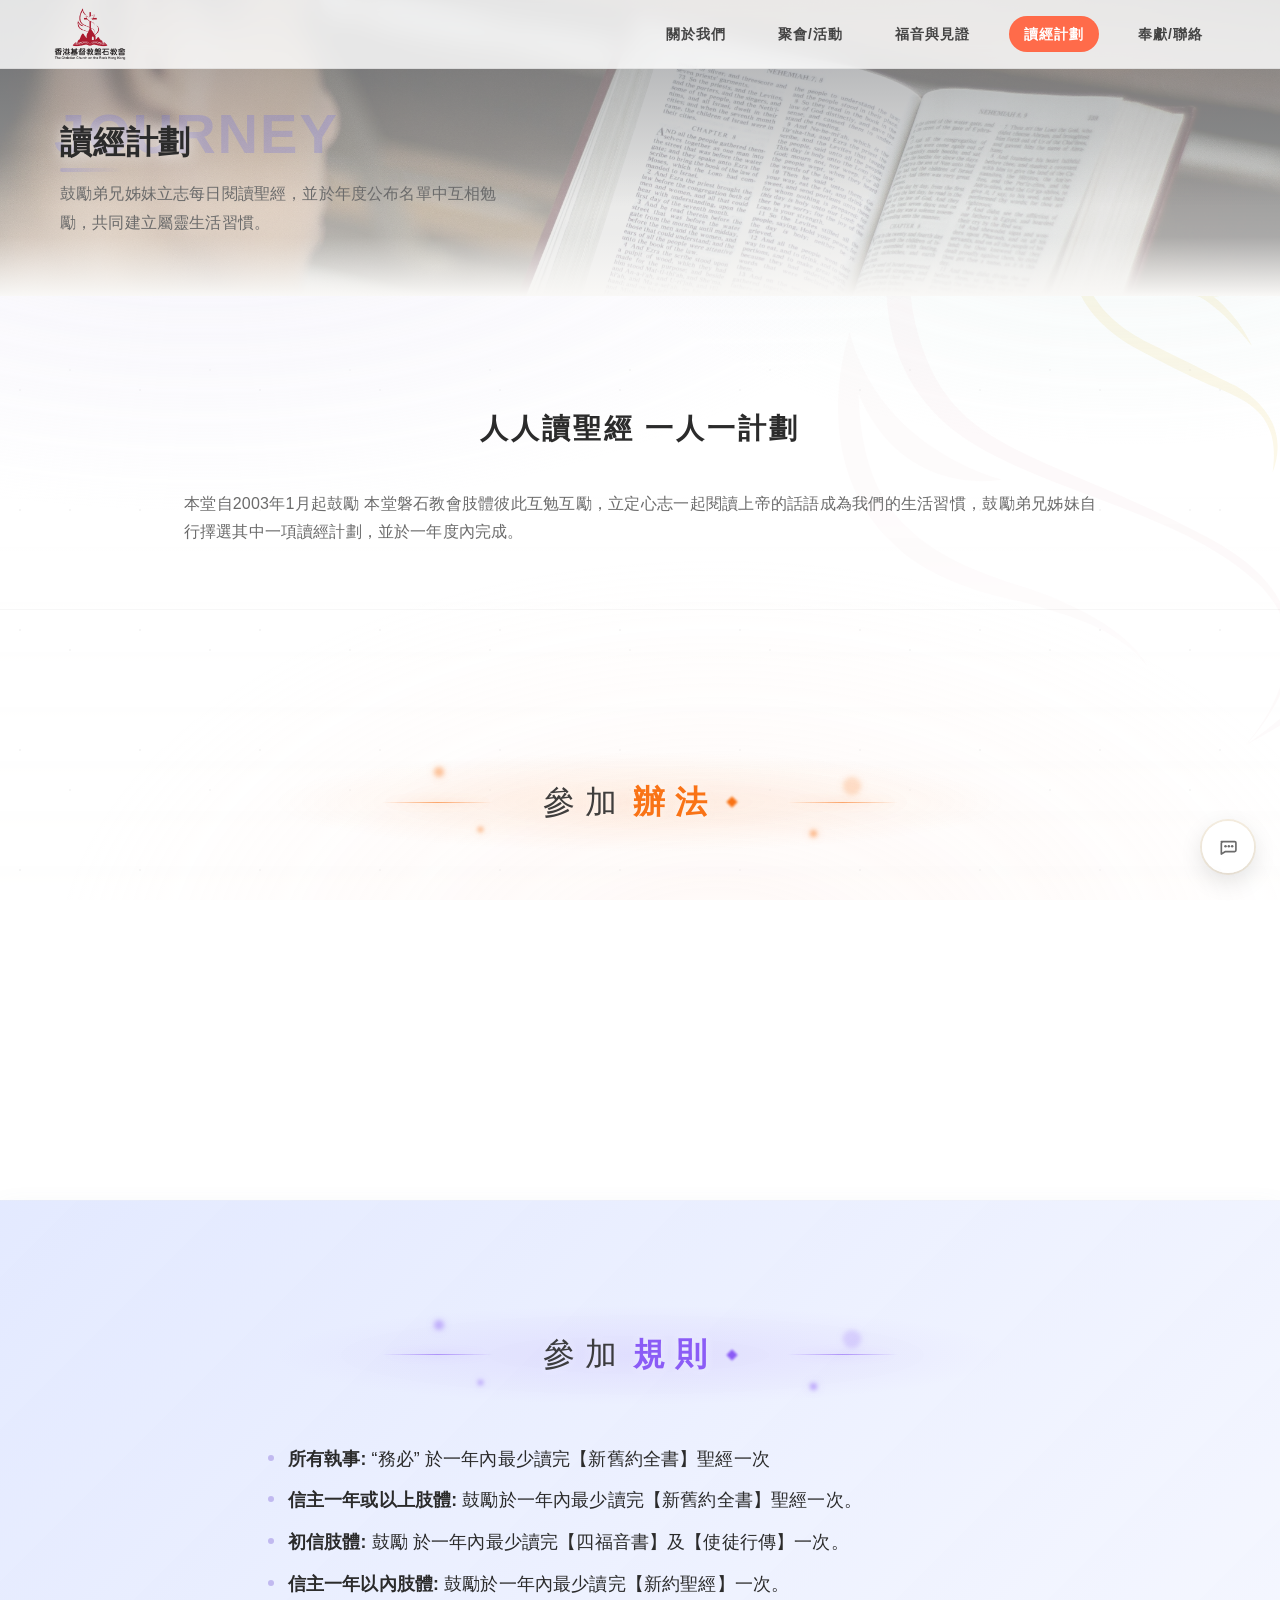
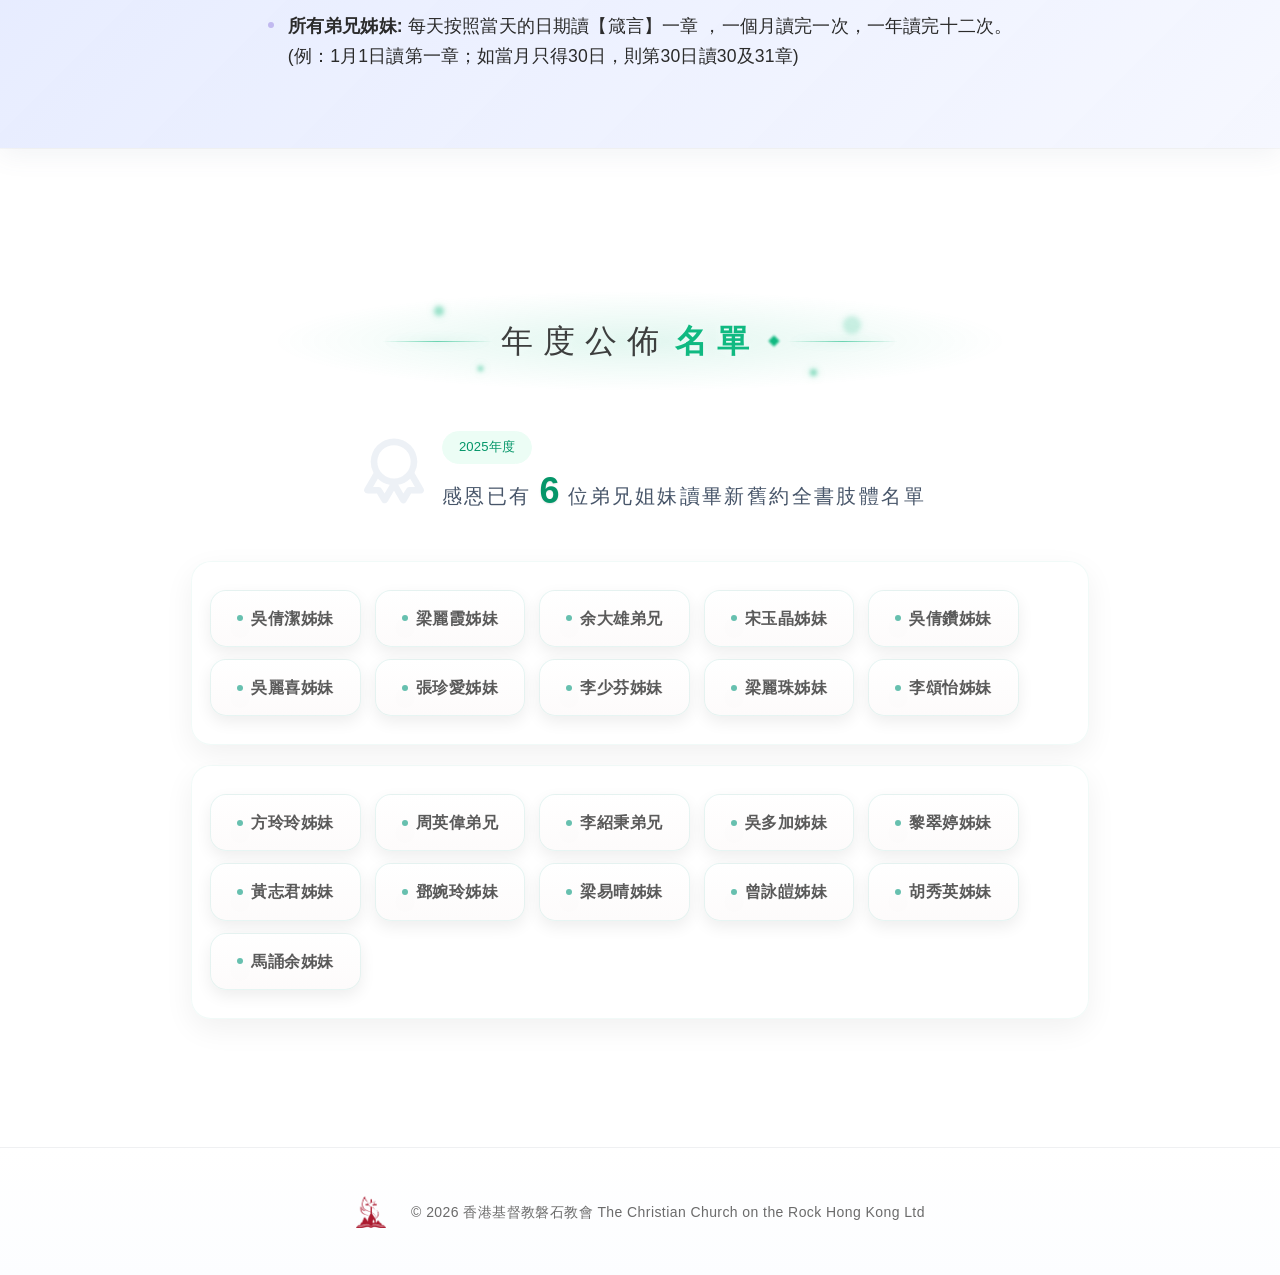
<file: reading-plan.html>
<!DOCTYPE html>
<html lang="zh-Hant">
<head>
  <meta charset="UTF-8" />
  <meta name="viewport" content="width=device-width, initial-scale=1.0" />
  <title>讀經計劃 | 香港基督教磐石教會</title>

  
  <!-- Favicon -->
  <link rel="icon" type="image/png" href="assets/img/favicon.png">

  <!-- Core styles -->
  <link rel="stylesheet" href="assets/css/shared.css">
  <link rel="stylesheet" href="assets/css/main.css">

  <!-- menu bar -->
  <link rel="stylesheet" href="assets/css/menu.css">
  <link rel="stylesheet" href="assets/css/mobile-menu.css">

    
  <!-- JS -->
  <!-- Core scripts -->
  <script src="assets/js/main.js"></script>

  <!-- Partials loader -->
  <script src="assets/js/include-partials.js"></script>

  <!-- Widget -->
  <script src="assets/js/widget_msgbox_scrolltop.js" defer></script>


  <style>

    :root{
      --stepcard-accent:#ff4d00;
      --orange-600:#ea580c;

    }


    /* ===== Header ===== */
    .header-space{padding-top:6rem;padding-bottom:4rem;}
    .page-title{
      font-size:3rem;
      font-weight:700;
      margin:0 0 2rem;
      letter-spacing:-0.025em;
    }
    .lead{
      max-width:42rem;
      font-size:1.125rem;
      color:var(--text);
      font-weight:300;
      margin:0;
    }

    /* ===== Steps Grid ===== */
    .steps-grid{display:grid;gap:3rem;}
    .step-card{
      position:relative;
      padding-top:2rem;
      transition:transform .35s ease, border-color .35s ease;
      border-top:1px solid #e0e0e0;
    }
    .step-card:hover{
      transform:translateY(-10px);
      border-top-color:var(--stepcard-accent);
    }
    .step-number{
      font-size:5rem;
      font-weight:900;
      color:rgba(0,0,0,0.03);
      position:absolute;
      top:-20px;
      right:10px;
      z-index:0;
    }
    .step-content{position:relative;z-index:1;}
    .step-kicker{
      color:var(--orange-600);
      font-weight:700;
      font-size:.875rem;
      letter-spacing:.1em;
      text-transform:uppercase;
      display:inline-block;
    }
    .step-heading{
      font-size:1.5rem;
      font-weight:700;
      margin:.5rem 0 1rem;
    }
    .step-text{
      color:var(--muted);
      font-weight:400;
      margin:0;
    }

    /* ===== Rules Section ===== */
    #planRule .container{
      display: flex;
      flex-direction: column;
      align-items: center;  
    }

    .rule-heading{
      font-size:1.875rem;
      font-weight:400;
      margin:0 0 2rem;
      display:flex;
      align-items:center;
      gap:1rem;
    }
    .rule-line{height:1px;width:3rem;background:var(--line);}
    .rule-list{
      color:var(--text);
      margin:0;
      padding-left:0;
      list-style:none;
      font-size:1.1rem;
    }
    .rule-list li{
      position:relative;
      padding-left:20px;
      margin-bottom:12px;
    }
    .rule-list li::before{
      content:'';
      position:absolute;
      left:0;
      top:10px;
      width:6px;
      height:6px;
      /* fallback: 用接近的顏色 */
      background-color: #7a6fe0;
      /* 新瀏覽器支援 color-mix 時會覆蓋 fallback */
      background: color-mix(in srgb, var(--color-lavender) 70%, #6c5ce7 30%);
      border-radius:50%;
    }

    /* =========================================
       reading-plan (Bubble list) — NO atmosphere
    ========================================= */
    /* Intent:
      Keep this section neutral and factual
      Avoid emotional or atmospheric visuals here
    */
    .reading-plan-groups{
      display:grid;
      gap:20px;
      margin-top:2.5rem;
    }

    .reading-plan-group{
      padding:28px 18px;
      max-width: 980px;
      margin-left:auto;
      margin-right:auto;

      background: rgba(255,255,255,0.55);
      border: 1px solid rgba(22,160,133,0.06);
      border-radius: 20px;
      box-shadow: 0 10px 30px rgba(0,0,0,0.06);
      backdrop-filter: blur(6px); 
    }

    .reading-plan-flex{
      display:flex;
      flex-wrap:wrap;
      justify-content:left;
      gap:12px 14px;    
      max-width: 860px;   
      margin:0 auto;
    }

    /* 氣泡：更實的底色 + 更清楚邊界 */
    .name-bubble{
      background: linear-gradient(180deg, #ffffff 0%, #fdfbfb 100%); /* #eef8f6 */
      border:1px solid rgba(22,160,133,0.1);

      border-radius: 1rem;
      padding:14px 26px;

      font-size:1rem;
      font-weight:600; 
      /* 備用寫法 */
      color: rgba(var(--text), 0.78); 
      /* 新瀏覽器支援 color-mix 時會覆蓋 fallback */
      color: color-mix(in srgb, var(--text) 78%, transparent);
      letter-spacing:.5px;

      display:flex;
      min-width: 120px;       /* 令每粒 bubble 最少一樣闊，視覺更整齊 (Visual order: Ensure bubbles align more evenly regardless of name length) */
      justify-content:center; 
      align-items:center;
      gap:8px;

      box-shadow:0 6px 16px rgba(0,0,0,0.07);
      transition:transform .25s ease, box-shadow .25s ease, background .25s ease, border-color .25s ease, color .25s ease;

      /* 仍然保留輕浮動（可被 reduced motion 關掉） */
      animation: floatBubble 4.5s ease-in-out infinite;
      animation-delay: var(--delay);
    }

    @keyframes floatBubble{
      0%,100%{transform:translateY(0)}
      50%{transform:translateY(-4px)}
    }
    .name-bubble::before{
      content:'';
      width:6px;
      height:6px;
      border-radius:50%;
      background:rgba(22,160,133,0.65);
      border-color: rgba(22,160,133,0.7);
      box-shadow:0 10px 26px rgba(22,160,133,0.16);
    }
    .name-bubble:hover{
      transform: translateY(-8px) scale(1.02);
      box-shadow: 0 14px 30px rgba(0,0,0,0.10);
      border-color: rgba(22,160,133,0.5);
    }

    /* 文字部分 */
    .stats-container {
      display: flex;
      flex-direction: column;
      align-items: center;
    }

    .stats-header {
      display: flex;
      align-items: flex-start;
      gap: 0.5rem; /* 圖示與文字之間的距離 */
    }

    /* 背景獎章圖示 */
    .icon-award-bg {
      position: relative;
      display: flex;
      flex-direction: column;
      align-items: center;
      color: #e2e8f0;
    }
    /* 背景獎章圖示 size*/
    .icon-xl {
      width: 80px;
      height: 80px;
      opacity: 0.6;
    }

    .year-badge {
      margin-bottom: -0.25rem;
      padding: 0.25rem 1rem;
      background-color: #ecfdf5;
      color: #059669;
      border-radius: 9999px;
      font-size: 0.82rem;
      font-weight: 500;
      border: 1px solid #ecfdf5;
      text-align: center;
    }

    /* 數字區塊 */
    .stats-number-block {
      display: flex;
      flex-direction: column;
      align-items: flex-start;
    }

    .stats-number-group {
      display: flex;
      align-items: baseline;
      gap: 0.5rem;
    }

    .big-number {
      font-size: 2.25rem;
      font-weight: 900;
      color: #059669;
      text-shadow: 0 1px 2px rgba(0,0,0,0.1);
    }

    .unit {
      font-size: 1.25rem;
      font-weight: 500;
      color: #475569;
      letter-spacing: 0.15rem;
    }

    @media (max-width: 640px) {
      .stats-number-group {
        display: inline;   /* 整組當成文字的一部分 */
        white-space: normal; /* 允許自動換行 */
      }
      .big-number, .unit {
        display: inline;   /* 讓它們像文字一樣連在一起 */
        vertical-align: baseline;
      }
      .big-number { font-size: 1.75rem; }
      .unit { font-size: 1rem; letter-spacing: 0.05rem; }
    }

    /* ===== Responsive ===== */
    @media (min-width:768px) and (max-width:1024px){
      .rules-grid{column-gap: 8rem;}
    }    
    @media (min-width:768px){
      .page-title{font-size:4.5rem;}
      .steps-grid{grid-template-columns:repeat(3,1fr);}
      .rules-grid{grid-template-columns:repeat(2,1fr);}
    }

    /* 手機：尺寸與 spacing 再收斂 */
    @media (max-width:767px){
      .reading-plan-flex{ gap:12px; justify-content:center; }
      .name-bubble{
        padding:10px 16px;
        font-size:.92rem;
        letter-spacing:.2px;
      }
      .rules-grid{grid-template-columns:repeat(1,1fr); row-gap: 2rem;}
    }

    /* Accessibility：Reduced Motion */
    @media (prefers-reduced-motion: reduce){
      .name-bubble{animation:none !important;}
      .name-bubble,
      .step-card,
      .title-underline::after{
        transition:none !important;
      }
      .step-card:hover,
      .name-bubble:hover{
        transform:none !important;
        box-shadow:none !important;
      }
    }

  </style>
</head>

<body class="theme-reading-plan" data-barba="wrapper">
    <!-- 這是你的全站通用 SVG 容器 -->
  <div id="global-watermark" class="watermark-overlay"></div>
  <div id="site-menu"></div>

      <!-- HERO -->
    <section class="hero-section" style="--hero-photo: url('../img/sectionHero_reading-plan.jpg');">
      <div class="content-wrapper">
        <div class="title-group">
          <span class="en-shadow">Journey</span>
          <h1 class="zh-title">讀經計劃</h1>
        </div>
        <p class="description">
          鼓勵弟兄姊妹立志每日閱讀聖經，並於年度公布名單中互相勉勵，共同建立屬靈生活習慣。
        </p>
      </div>
    </section>

  <main data-barba="container" data-barba-namespace="reading-plan">

    <!-- INTRO SECTION -->
    <section class="intro-section">
      <div class="container">

        <!-- Header -->
        <p class="intro-header">
          人人讀聖經 一人一計劃
        </p>

        <!-- Content -->
        <div class="intro-list">
            <p>
              本堂自2003年1月起鼓勵 本堂磐石教會肢體彼此互勉互勵，立定心志一起閱讀上帝的話語成為我們的生活習慣，鼓勵弟兄姊妹自行擇選其中一項讀經計劃，並於一年度內完成。
            </p>
      
        </div>

      </div>
    </section>

    <!-- 參加辦法 -->
    <section class="section section--airy section-visual sticky" id="planMethod">
      <div class="container">
        <div class="section-title theme-peach reveal">
          <!-- 裝飾泡泡 -->
          <div class="particle p1"></div>
          <div class="particle p2"></div>
          <div class="particle p3"></div>
          <div class="particle p4"></div>

          <div class="text-content">
            <span class="text-main">參加</span>
            <span class="text-sub">辦法</span>
            <span class="diamond"></span>
          </div>
        </div>

        <div class="steps-grid">
          <div class="step-card reveal">
            <span class="step-number">01</span>
            <div class="step-content">
              <span class="step-kicker">Step 1</span>
              <h3 class="step-heading">登記閱讀項目</h3>
              <p class="step-text">弟兄姊妹可於教會後門前之佈告板上填上你的名字和閱讀項目；</p>
            </div>
          </div>

          <div class="step-card reveal">           
            <span class="step-number">02</span>
            <div class="step-content">
              <span class="step-kicker">Step 2</span>
              <h3 class="step-heading">完成後貼上貼紙</h3>
              <p class="step-text">閱讀完成一卷書後，請在該卷書目之方格上貼上貼紙 (貼紙可於報告板上找到)；</p>
            </div>
          </div>

          <div class="step-card reveal">         
            <span class="step-number">03</span>
            <div class="step-content">
              <span class="step-kicker">Step 3</span>
              <h3 class="step-heading">年度公佈鼓勵</h3>
              <p class="step-text">本堂於每年一月份公佈上年度之達標名單，以作鼓勵。</p>
            </div>
          </div>
        </div>
      </div>
    </section>

    <!-- 規則 -->
    <section class="section section--compact section-push" id="planRule">
      <div class="container">
        <div class="section-title theme-lavender reveal">
          <!-- 裝飾泡泡 -->
          <div class="particle p1"></div>
          <div class="particle p2"></div>
          <div class="particle p3"></div>
          <div class="particle p4"></div>

          <div class="text-content">
            <span class="text-main">參加</span>
            <span class="text-sub">規則</span>
            <span class="diamond"></span>
          </div>
        </div>

        <div class="reveal">
          <ul class="rule-list">
            <li><b>所有執事:</b> “務必” 於一年內最少讀完【新舊約全書】聖經一次</li>
            <li><b>信主一年或以上肢體:</b> 鼓勵於一年內最少讀完【新舊約全書】聖經一次。</li>
            <li><b>初信肢體:</b> 鼓勵 於一年內最少讀完【四福音書】及【使徒行傳】一次。</li>
            <li><b>信主一年以內肢體:</b> 鼓勵於一年內最少讀完【新約聖經】一次。</li>
            <li><b>所有弟兄姊妹:</b> 每天按照當天的日期讀【箴言】一章 ，一個月讀完一次，一年讀完十二次。 <br> (例：1月1日讀第一章；如當月只得30日，則第30日讀30及31章)</li>
          </ul>
        </div>

      </div>
    </section>

    <!-- 年度公佈名單 -->
    <section class="section section--airy" id="nameList">
      <div class="container">

        <div class="section-title theme-mint reveal">
          <!-- 裝飾泡泡 -->
          <div class="particle p1"></div>
          <div class="particle p2"></div>
          <div class="particle p3"></div>
          <div class="particle p4"></div>

          <div class="text-content">
            <span class="text-main">年度公佈</span>
            <span class="text-sub">名單</span>
            <span class="diamond"></span>
          </div>
        </div>

        <!-- 文字部分 -->
        <div class="stats-container">
          <div class="stats-header">
            <div class="icon-award-bg reveal">
              <!-- 背景獎章圖示 -->
              <svg xmlns="http://www.w3.org/2000/svg" class="icon-xl" viewBox="0 0 24 24"><path fill="currentColor" d="m20.87 17.25l-2.71-4.68A6.9 6.9 0 0 0 19 9.25a7 7 0 0 0-14 0a6.9 6.9 0 0 0 .84 3.32l-2.71 4.68a1 1 0 0 0 .87 1.5h2.87l1.46 2.46a1 1 0 0 0 .18.22a1 1 0 0 0 .69.28h.14a1 1 0 0 0 .73-.49L12 17.9l1.93 3.35a1 1 0 0 0 .73.48h.14a1 1 0 0 0 .7-.28a.9.9 0 0 0 .17-.21l1.46-2.46H20a1 1 0 0 0 .87-.5a1 1 0 0 0 0-1.03M9.19 18.78l-.89-1.49a1 1 0 0 0-.85-.49H5.72l1.43-2.48a7 7 0 0 0 3.57 1.84ZM12 14.25a5 5 0 1 1 5-5a5 5 0 0 1-5 5m4.55 2.55a1 1 0 0 0-.85.49l-.89 1.49l-1.52-2.65a7.06 7.06 0 0 0 3.56-1.84l1.43 2.48Z"/></svg>
            </div>

            <div class="stats-number-block reveal">
              <div class="year-badge">2025年度</div>
              <div class="stats-number-group">            
                <span class="unit">感恩已有</span>
                <span class="big-number" id="reading-plan-count"></span>
                <span class="unit">位弟兄姐妹讀畢新舊約全書肢體名單</span>
              </div>
            </div>
          </div>
        </div>

        <!-- 名單部分 -->
        <div class="reading-plan-groups">
          <div class="reading-plan-group reveal">
            <div class="reading-plan-flex" id="reading-plan-container-1"></div>
          </div>
          <div class="reading-plan-group reveal">
            <div class="reading-plan-flex" id="reading-plan-container-2"></div>
          </div>

        </div>
      </div>
    </section>

    <!-- Footer -->
    <div id="site-footer"></div>

  </main>

  <script>
    // Data-driven rendering:
    // Keep markup minimal to allow future dynamic data source
    const names = [
      "吳倩潔姊妹","梁麗霞姊妹","余大雄弟兄","宋玉晶姊妹",
      "吳倩鑽姊妹","吳麗喜姊妹","張珍愛姊妹","李少芬姊妹",
      "梁麗珠姊妹","李頌怡姊妹","方玲玲姊妹","周英偉弟兄",
      "李紹秉弟兄","吳多加姊妹","黎翠婷姊妹","黃志君姊妹",
      "鄧婉玲姊妹","梁易晴姊妹","曾詠皚姊妹","胡秀英姊妹",
      "馬誦余姊妹"
    ];

  function renderNameBubbles(names){
    const container1 = document.getElementById('reading-plan-container-1');
    const container2 = document.getElementById('reading-plan-container-2');
    const countEl = document.getElementById('reading-plan-count');

    if (!container1 || !container2) return;

    container1.innerHTML = '';
    container2.innerHTML = '';

    if (countEl) {
      countEl.textContent = `${names.length} `;
    }

    // 自動平均分組（21 → 10 + 11）
    let mid = Math.ceil(names.length / 2);
    if (mid % 2 !== 0) {
      mid -= 1; // 保證 groupA 是偶數
    }
    const groupA = names.slice(0, mid);
    const groupB = names.slice(mid);

    function appendBubbles(container, list){
      list.forEach(name => {
        const div = document.createElement('div');
        div.className = 'name-bubble';
        div.innerText = String(name).trim();

        const delay = (Math.random() * 2).toFixed(2);
        div.style.setProperty('--delay', `${delay}s`);

        container.appendChild(div);
      });
    }

    appendBubbles(container1, groupA);
    appendBubbles(container2, groupB);

    if (window.initReveal) window.initReveal();
  }
  renderNameBubbles(names);

  // Count up
  function countUp(elementId, target, duration) {
    const el = document.getElementById(elementId);
    let start = 0;
    const increment = target / (duration / 16); // 每16ms更新一次
    const timer = setInterval(() => {
      start += increment;
      if (start >= target) {
        start = target;
        clearInterval(timer);
      }
      el.textContent = Math.floor(start);
    }, 16);
  }

  // 使用 IntersectionObserver
  const targetEl = document.getElementById("reading-plan-count");
  const observer = new IntersectionObserver((entries, obs) => {
    entries.forEach(entry => {
      if (entry.isIntersecting) {
        // 第一次進場時觸發 count-up
        countUp("reading-plan-count", names.length, 1500); 
        // 觸發後停止 observe，避免重複
        obs.unobserve(entry.target);
      }
    });
  }, { threshold: 0.5 }); // 50% 可見時觸發

  observer.observe(targetEl);

  </script>
</body>
</html>
</file>
<file: assets/css/shared.css>
/* Role note:
   shared.css defines the global design system:
   color tokens, spacing, typography, radius, and motion
   Page-specific styles must NOT be added here
*/
/* Scope boundary:
   shared.css = design system & tokens
   main.css   = legacy + base layout rules
*/
/* Typography & Contrast Rules
1) 主文必須清晰可長讀；對比不足的文字不可承載關鍵資訊。
2) 字級由角色決定（Hero > Section > Card > Body > Meta），不可為視覺而破壞層級。
3) rgba(0,0,0,0.45–0.55 只用於 meta / hint / 非任務文字。
4) Accent 色只用於 CTA、active、標記；禁止作長段文字。
5) 若畫面覺得太亮，先檢查結構與層級，而非直接調暗文字。
*/

/* =========================================================
   - Layout / Section system
   - Title system
   - Blob system (Global Atmosphere + Component Emotion)
========================================================= */

/* ========================
   Root tokens
======================== */
:root{
  /* Tuning tokens (very subtle by default) */
  /* depth: 0.035–0.055 is the sweet spot for your current warm base */
  --tone-alpha: 0.045;
  --tone-radius: 26px;
  --tone-pad-y: clamp(24px, 3.2vw, 42px);
  --tone-pad-x: clamp(14px, 2.2vw, 28px);

  /* menu 高度 */
  --menu-h: 64px;        /* desktop menu 高度 */
  --menu-h-mobile: 56px;/* mobile / tablet */

  /* Motion */
  /* Motion system:
    Easing values define the overall interaction feel.
    Avoid introducing new easing curves.
  */
  --ease: cubic-bezier(0.4, 0, 0.2, 1);
  --ease-out: cubic-bezier(0.25, 0.46, 0.45, 0.94);

  /* Layout */
  --layout-max: 1100px;
  --layout-pad: 24px;
  --layout-pad-mobile: 16px;

  /* Colors */
  --bg: #F9F8F6;
  --surface: rgba(255,255,255,.80);
  --surface-soft: rgba(255,255,255,.55);

  --white-warm: #fafafa;
  --white-100: #ffffff;                     /* 功能性白 / 對比必須最大 */
  --white-92: rgba(255,255,255,0.92);       /* 標題 / 重要文字 */
  --white-82: rgba(255,255,255,0.82);       /* active tab / 次主角 */
  --white-55: rgba(255,255,255,0.55);       /* 次要 / inactive */

  --text:#2B2B2B;
  --muted:#6B6B6B;
  --line: rgba(22,22,22,.10);

  /* Semantic colors:
    Colors are assigned by meaning, not by page or component.
    Do not hardcode colors elsewhere.
  */
  --color-accent: #FF6B4A;
  --color-peach: #FDE2D9;
  --color-mint: #D9E9E8;
  --color-lavender: #E5E1F4;

  /* Radius */
  /* Radius system:
    Border-radius values are intentionally limited
    to maintain a consistent visual language.
  */
  --radius-md: 18px;
  --radius-lg: 24px;
  --radius-xl: 32px;

  /* Global blob (page-level atmosphere) */
  --blob-opacity: .9;

  /* Motion — Page Transition */
    /* Journey Lite tuning */
  --bl-j-x: 9px;        
  --bl-j-blur: 1.2px; 
  --bl-j-dur: 320ms;   

  /* Fade tuning */
  --bl-fade-dur: 240ms; /* 200–320ms */

}

/* ========================
   Base / Reset
======================== */
*,*::before,*::after{ box-sizing:border-box; }
html, body, main { overflow-x: visible !important; }
body, html {
  margin: 0;
  padding: 0;
}
html{ scroll-behavior:smooth; }
/* only for cross-page hash jump: disable smooth temporarily */
html.hash-jump {
  scroll-behavior: auto !important;
}
body{
  font-family:
      "PingFang TC",        /* macOS 首選 */
      "Noto Sans TC",       /* Android / 部分 Chrome */
      "Microsoft JhengHei", /* Windows */
      sans-serif;           /* 最後保底 */
  letter-spacing: 0.01em;
  background:var(--bg);
  color:var(--text);
  line-height:1.7;
}


/* Global atmosphere — body blob */
body::before{
  content:"";
  position:fixed;
  inset:0;
  pointer-events:none;
  z-index:0;
  background:
    /* 左上：紫（穩定背景） */
    radial-gradient(1300px 680px at 16% 10%, rgba(229,225,244,.55), transparent 62%),

    /* 右上：綠（清新輔助） */
    radial-gradient(980px 520px  at 88% 16%, rgba(217,233,232,.40), transparent 58%),

    /* 下方：紅（溫度托底） */
    radial-gradient(900px 560px  at 56% 108%, rgba(253,226,217,.24), transparent 74%),

    /* 細粒雜訊不變 */
    radial-gradient(2px 2px at 20px 30px, rgba(0,0,0,.035) 45%, transparent 46%),
    radial-gradient(2px 2px at 70px 90px, rgba(0,0,0,.03) 45%, transparent 46%);
    
  background-size:auto,auto,auto,120px 120px,140px 140px;
  mix-blend-mode:multiply;
  opacity:var(--blob-opacity);
   animation: blobDrift 28s ease-in-out infinite;
}

@keyframes blobDrift {
  0%   { background-position: 0% 0%, 0% 0%, 0% 0%, 0 0, 0 0; }
  50%  { background-position: -2% -1.5%, 0% 0%, 0% 0%, 0 0, 0 0; }
  100% { background-position: 0% 0%, 0% 0%, 0% 0%, 0 0, 0 0; }
}

@media (max-height: 620px){
  body::before{
    opacity: calc(var(--blob-opacity) * 0.9);
  }
}

/* @media (max-width: 640px) {
  body::before {
    background:
      radial-gradient(600px 400px at 16% 10%, rgba(229,225,244,.55), transparent 62%),
      radial-gradient(500px 300px at 88% 16%, rgba(217,233,232,.40), transparent 58%),
      radial-gradient(450px 350px at 56% 108%, rgba(253,226,217,.24), transparent 74%);
  }
} */

/* ensure content always above atmosphere */
body > header,
body > footer,
body > main {
  position: relative;
  z-index: 1;
}


/* Remove iOS tap highlight */
a,
button,
label,
input,
span {
  -webkit-tap-highlight-color: transparent;
}

/* Remove focus / active outline & shadow */
/* a:focus,
a:active,
button:focus,
button:active,
label:focus,
label:active,
input:focus,
input:active,
span:focus,
span:active {
  outline: none;
  box-shadow: none;
} */


/* Background SVG*/
/* 基礎容器設定：完全繼承原本 body::after 的邏輯 */
.watermark-overlay {
    position: fixed;
    inset: 0;
    pointer-events: none;
    z-index: 0;
    /* SVG 路徑 */
    background-image: url("../img/bg1.svg");
    background-repeat: no-repeat;
    opacity: 0.08;
    mix-blend-mode: multiply;
    transition: opacity 0.3s ease; /* 增加切換時的平滑感 */
}
.watermark-overlay::after {
    content: "";
    position: absolute;
    inset: 0;
    background: linear-gradient(
        to bottom,
        transparent 55%,
        rgba(248,247,244,0.35) 100%
    );
    pointer-events: none;
}

.hero-section ~ #global-watermark {
  opacity: 0.04;
}


/* 1. 桌面版 (Large Desktop) */
@media (min-width: 1441px) {
    .watermark-overlay {
        background-position: 85% 0%;
        background-size: 780px auto;
        opacity: 0.08;
    }
}

/* 2. 標準電腦版 (Desktop/Laptop) */
@media (min-width: 1025px) and (max-width: 1440px) and (max-height: 800px){
    .watermark-overlay {
        background-position: 85% -20%;
        background-size: 560px auto;
        opacity: 0.08;
    }
}

/* 3. 平板直向 (Tablet) */
@media (min-width: 641px) and (max-width: 1024px) {
    .watermark-overlay {
        background-position: 220% 6%;
        background-size: min(80vw, 820px) min(70vh, 900px);
        opacity: 0.08;
    }
}

/* 4. 大螢幕手機 / 小平板 (Large Mobile) 直向 */
@media (min-width: 420px) and (max-width: 640px) {
    .watermark-overlay {
        background-position: 220% -10%;
        background-size: min(75vw, 780px) min(65vh, 860px);
        opacity: 0.09;
    }
}

/* 5. iPad mini / Air / Pro — Landscape */
@media (min-width: 1024px) and (max-width: 1366px) and (min-height: 801px) and (orientation: landscape) {
    .watermark-overlay {
        background-position: 116% 14%;

        /* 高度主導，並加上限，避免 Pro 過大 */
        background-size: auto min(82vh, 720px);

        opacity: 0.09;
    }
}

/* 6. 手機直向 (Mobile Portrait) */
@media (max-width: 419px) and (orientation: portrait) {
    .watermark-overlay {
        background-position: 170% 10%;
        background-size: min(75vw, 780px) min(65vh, 860px);
        opacity: 0.09;
    }
}

/* 7. 手機橫向 (Mobile Landscape) */
@media (max-width: 1023px) and (orientation: landscape) {
    .watermark-overlay {
        background-position: 120% 12%;
        background-size: auto min(120vh, 560px);
        opacity: 0.09;
    }
}

/*********************************************************************/

img,video,svg{ max-width:100%; height:auto; }

h1{
  font-weight: 800;
}
h2{
  font-weight: 700;
  font-size:2.5rem;
  margin:0 0 24px;
  position:relative;
  padding-bottom:14px;
}
h3{
  font-weight: 600;
}
p {
  font-weight: 400;
  line-height: 1.7;
}
.label,
.badge,
.kicker {
  font-weight: 700;
  letter-spacing: .1em;
}

/* 用途 weight
Hero h1: 800
Section h2: 700
h3: 600
Paragraph: 400
Label / Badge: 700 */
/* ========================
   Layout containers
======================== */
.container{
  max-width:var(--layout-max);
  margin-left:auto;
  margin-right:auto;
  padding-left:var(--layout-pad);
  padding-right:var(--layout-pad);
}
@media(max-width:560px){
  .container{
    padding-left:var(--layout-pad-mobile);
    padding-right:var(--layout-pad-mobile);
  }
}

/* ========================
   Section system
======================== */
 /* 

「user會係呢度停一停」
→ section--airy


「user會一路掃落去」
→ section--compact


「兩者都唔係」
→ 預設 .section 

*/

.section {
    position: relative;
    width: 100%;
    /* 移除 height: auto，讓父層高度由內容撐開 */
    overflow: visible;
    padding: clamp(60px, 8vw, 120px) 20px;
}

.section-visual.sticky {
    position: -webkit-sticky;
    position: sticky;
    /* 初始值，JS 會動態覆蓋它 */
    top: var(--menu-h); 
    z-index: 1;
    will-change: opacity, top;
}

.section-push {
    position: relative;
    z-index: 2;
    background: linear-gradient(
      135deg,
      rgba(224, 231, 255, 0.9) 0%, 
      rgba(245, 247, 255, 0.95) 100%
    );
    box-shadow: 0 8px 24px rgba(100, 110, 140, 0.08);
}

.section-push.is-last {
    z-index: 3;
    background-color: #ede4e0;
    min-height: 80vh;
    padding-top: 100px;
}

/* 為「需要呼吸感」的 section 加一級: 
  - Hero 後第一段
  - 故事轉折段
  - 大圖片段
*/
.section--airy{
  padding-bottom: clamp(104px, 10vw, 160px);
}

/* 為「內容密集」段落減一級:
  - 卡片 grid
  - FAQ
  - 列表型內容
*/
.section--compact{
  padding-block: clamp(48px, 5vw, 72px);
}
@media (max-width: 480px){
  .section--airy{
    padding-bottom: clamp(72px, 14vw, 96px);
  }
}

/* 預設 section 交界 */
section + section{
  border-top: 1px solid rgba(0,0,0,.03);
}

/*有頁面連續 3 個 airy*/
.section--airy + .section--airy{
  padding-top: clamp(40px, 5vw, 64px);
}

/* 如果上一段是 airy，就弱化分隔 */
.section--airy + section{
  border-top-color: rgba(0,0,0,.015);
}

.section > .container > .title-underline{
  margin-top: 0;          /* 保證不被其他 h2 margin 影響 */
}

.section--airy > .container > .title-underline{
  margin-bottom: 44px;
}

.sectionDesc{
  color: var(--muted);
}
/* ========================
   Title system
======================== */
/* ===============================
    版本色系 (保留並優化)
================================ */
.theme-peach { 
    --accent: #f97316; 
    --bg-alpha: rgba(249, 115, 22, 0.12); 
    --glow: rgba(249, 115, 22, 0.4);
}
.theme-mint { 
    --accent: #10b981; 
    --bg-alpha: rgba(16, 185, 129, 0.12); 
    --glow: rgba(16, 185, 129, 0.4);
}
.theme-lavender { 
    --accent: #8b5cf6; 
    --bg-alpha: rgba(139, 92, 246, 0.12); 
    --glow: rgba(139, 92, 246, 0.4);
}

/* ===============================
    Header 主體 (重新設計：去盒感)
================================ */
.section-title {
    position: relative;
    display: flex;
    align-items: center;
    justify-content: center;
    width: 70%;
    height: 100px; /* 稍微增加高度讓光暈擴散 */
    margin: 40px auto;
    user-select: none;
    /* 移除硬背景，改用向兩端消失的徑向漸層 */
    background: radial-gradient(
        50% 50% at 50% 50%,
        var(--bg-alpha) 0%,
        transparent 100%
    );
}

/* ===============================
    裝飾線條 (發光細線)
================================ */
.section-title::before,
.section-title::after {
    content: "";
    position: absolute;
    height: 1px;
    width: 15%; 
    background: linear-gradient(to right, transparent, var(--accent), transparent);
    filter: drop-shadow(0 0 5px var(--accent));
    opacity: 0.6;
}

.section-title::before { left: 15%; }
.section-title::after { right: 15%; }

/* ===============================
    裝飾粒子 (泡泡 - 增加模糊與光暈)
================================ */
.particle {
    position: absolute;
    border-radius: 50%;
    background: var(--accent);
    z-index: 1;
    filter: blur(2px); /* 增加模糊感 */
    box-shadow: 0 0 10px var(--glow); /* 增加螢光感 */
}

.p1 { width: 10px; height: 10px; top: 15%; left: 22%; animation: float 6s ease-in-out infinite; opacity: 0.4; }
.p2 { width: 5px; height: 5px; bottom: 20%; left: 28%; animation: float 4s ease-in-out infinite reverse; opacity: 0.6; }
.p3 { width: 18px; height: 18px; top: 25%; right: 20%; animation: float 7s ease-in-out infinite 1s; opacity: 0.2; }
.p4 { width: 7px; height: 7px; bottom: 15%; right: 26%; animation: float 5s ease-in-out infinite; opacity: 0.5; }

/* ===============================
    文字區 (字體細節強化)
================================ */
.text-content {
    position: relative;
    z-index: 5;
    display: flex;
    align-items: center;
    gap: 6px; 
    font-size: 2rem;
    font-weight: 700;
    letter-spacing: 10px;
    animation: text-in .9s cubic-bezier(.22,1,.36,1) both;
    /* 文字整體微發光 */
    text-shadow: 0 0 10px rgba(255,255,255,0.45);
}

.text-main {
    color: var(--text);
    font-weight: 300; 
    opacity: 0.9;
}

.text-sub {
    color: var(--accent);
    font-weight: 700; 
}

/* ===============================
    菱形標記 (視覺中心)
================================ */
.diamond {
    width: 8px;
    height: 8px;
    background: var(--accent);
    transform: rotate(45deg);
    filter: blur(1px);
    animation: diamond-breathe 4s ease-in-out infinite;
    margin-left: 5px;
}

/* ===============================
    動畫 (保留並微調)
================================ */
@keyframes float {
    0%, 100% { transform: translateY(0) translateX(0); }
    50% { transform: translateY(-15px) translateX(8px); }
}

@keyframes diamond-breathe {
    0%, 100% { transform: rotate(45deg) scale(1); opacity: 0.7; box-shadow: 0 0 15px var(--accent); }
    50% { transform: rotate(45deg) scale(1.2); opacity: 0.4; box-shadow: 0 0 25px var(--accent); }
}

@keyframes text-in {
    from { opacity: 0; letter-spacing: 30px; transform: translateY(10px); filter: blur(10px); }
    to { opacity: 1; letter-spacing: 10px; transform: translateY(0); filter: blur(0); }
}

/* ===============================
    響應式
================================ */
@media (min-width: 768px) and (max-width: 1023px) {
    .section-title { width: 90%; height: 80px; }
    .text-content { font-size: 1.5rem; letter-spacing: 5px; }
    .section-title::before { left: 18%; }
    .section-title::after { right: 18%; }
    .diamond {margin-left: 2px;}
}
@media (max-width: 767px) {
    .section-title { width: 90%; height: 80px; }
    .text-content { font-size: 1.5rem; letter-spacing: 5px; }
    .section-title::before { left: -5%; }
    .section-title::after { right: 0%; }
    .p1 {left: 4%; }
    .p2 {left: 8%; }
    .p3 {right: 6%; }
    .p4 {right: 12%; }
    .diamond {margin-left: -2px;}
}

/* =========================================================
   Blob system — Component-level emotion (Card)
   NOTE:
   Emotion background is intentionally subtle
   Visibility is designed for list scanning, not decoration
========================================================= */
.emotion-panel{
  position:relative;
  overflow:hidden;
}
.emotion-panel > *{
  position:relative;
  z-index:1;
}
.emotion-panel::before,
.emotion-panel::after{
  content:"";
  position:absolute;
  border-radius:45% 55% 55% 45% / 55% 45% 55% 45%;
  pointer-events:none;
  opacity:.18;
  z-index:0;
  mix-blend-mode:normal;
  filter: blur(4px);
}

/* calm preset（只管：大小 + 顏色） */
.emotion-calm::before{
  width:180px;
  height:180px;
  /* Fallback */
  background: rgba(165, 180, 252, 0.25);
  background: color-mix( in srgb, var(--color-lavender) 25%, transparent);
  
}
.emotion-calm::after{
  width:124px;
  height:124px;
  /* Fallback */
  background: rgba(254, 215, 170, 0.25);
  background: color-mix( in srgb, var(--color-peach) 25%, transparent);
}
/* Desktop / spacious */
@media (min-width: 901px) {
  .emotion-calm::before{
    /* Fallback */
    background: rgba(165, 180, 252, 0.12);
    background: color-mix( in srgb, var(--color-lavender) 12%, transparent);
    
  }
  .emotion-calm::after{
    /* Fallback */
    background: rgba(254, 215, 170, 0.12);
    background: color-mix( in srgb, var(--color-peach) 12%, transparent);
  }
}
/* =========================================================
   Emotion Panel — Story Card Positioning (Final Locked)
   右上輕、左下穩（閱讀友善）
========================================================= */
.storyCard.emotion-panel::before{
  top:-28px;
  right:-34px;
  left:auto;
  bottom:auto;
}
.storyCard.emotion-panel::after{
  bottom:-32px;
  left:-24px;
  top:auto;
  right:auto;
}

/* =========================================================
   Emotion — Calm Float（B：微微覺）
========================================================= */
.emotion-calm-float::before{
  animation:calm-float-b1 24s ease-in-out infinite;
}
.emotion-calm-float::after{
  animation:calm-float-b2 28s ease-in-out infinite;
}
@keyframes calm-float-b1{
  0%   { transform:translate3d(0,0,0) scale(1); }
  50%  { transform:translate3d(0,-7px,0) scale(1.012); }
  100% { transform:translate3d(0,0,0) scale(1); }
}
@keyframes calm-float-b2{
  0%   { transform:translate3d(0,0,0) scale(1); }
  50%  { transform:translate3d(0,5px,0) scale(1.01); }
  100% { transform:translate3d(0,0,0) scale(1); }
}
@media (min-width: 641px) and (max-width: 1120px) {
.emotion-panel::before,
.emotion-panel::after{
  opacity:.20;
}
}
@media (max-width: 640px) {
.emotion-panel::before,
.emotion-panel::after{
  opacity:.24;
}
}

 /* =========================
    銜接文字區
    ========================= */
.intro-section { 
  padding: 5rem 0 3rem; 
  text-align: left; 
  max-width: 60rem; 
  margin: 0 auto; 
}

/* Header */
.intro-header{
  text-align: center;
  line-height: 1.8;
  font-size: 1.75rem; 
  font-weight: 700; 
  color: var(--text); 
  margin-bottom: 1.25rem;
  letter-spacing: 3px;
}

/* Core structure */
.intro-list{
  display: grid;
  gap: 28px;
  margin: 0 auto;
}
/* for reading-plan only*/
.intro-list p{
  color: var(--muted);
  text-align: justify;
}
.intro-item{
  position: relative;
  padding-left: 22px;
  transition: transform 0.3s ease;
  letter-spacing: 1px;
}
.intro-item:hover {
  transform: translateY(-2px); /* 輕微上浮 */
}

.intro-item::before{
  content: "";
  position: absolute;
  left: 0;
  top: 11px;
  width: 8px;
  height: 8px;
  border-radius: 50%;
  background: var(--color-accent);
  opacity: 0.75;
}

.intro-item p{
  font-size: 1.1rem;
  line-height: 1.7;
  color: var(--muted);
  margin: 0;
  text-align: justify; 
}

/* Mobile */
@media (max-width: 768px){
  .intro-list{
    gap: 18px;
  }
  .intro-header{
    margin-bottom: 20px;
    letter-spacing: 0;
  }
  .intro-section { 
    padding: 5rem 1.6rem; 
  }
}

/* =========================================================
  Reveal Animation
========================================================= */
/* Perceived rhythm:
  Reveal effects guide reading flow,
  not decorative animation.
*/

/* Reveal Animation */
.reveal {
    opacity: 0;
    transform: translateY(30px);
    transition: opacity .8s var(--ease-out), transform .8s var(--ease-out);
}
.reveal.in {
    opacity: 1;
    transform: translateY(0);
}

/* ========================
   Accessibility helpers
======================== */
.sr-only{
  position:absolute!important;
  width:1px;height:1px;
  overflow:hidden;
  clip:rect(0,0,0,0);
}
/* Keyboard focus – custom ring */
/* 用不同色:
event.html - .close-modal 
stories.html - .close-btn*/
:focus-visible{
  outline:3px solid rgba(255,107,74,.35);
  outline-offset:3px;
  border-radius:12px;
}

/* .close-btn:focus-visible{box-shadow:0 0 0 4px rgba(255,255,255,.25)} */
/* ========================
   Reduced motion
======================== */
@media (prefers-reduced-motion: reduce){
  *,*::before,*::after{
    animation:none!important;
    transition:none!important;
  }
  .reveal{ opacity: 1 !important; transform: none !important; }
}

/* =========================================================
   Global Page Transition (Default: Journey Lite)
   State classes (set by main.js):
     html.is-journey            → default Journey Lite
     html.bl-fallback-fade      → force Fade (low perf / save-data / reduced-motion)
     html.is-leaving            → leaving state
     html.is-entering           → entering setup
     html.is-entering-play      → entering play (trigger transitions)

   Added cue: subtle brightness shift (more perceptible than small X move)
========================================================= */

[data-barba="container"]{
  will-change: opacity, transform, filter;
}

/* ---------- Default (Journey Lite) ---------- */
html.is-journey.is-leaving [data-barba="container"]{
  opacity: 0;
  transform: translateX(calc(var(--bl-j-x) * -1));
  /* Added brightness cue */
  filter: blur(var(--bl-j-blur)) brightness(0.98);
  transition:
    opacity var(--bl-j-dur) ease,
    transform var(--bl-j-dur) cubic-bezier(0.22, 0.61, 0.36, 1),
    filter var(--bl-j-dur) ease;
}

html.is-journey.is-entering [data-barba="container"]{
  opacity: 0;
  transform: translateX(var(--bl-j-x));
  filter: blur(var(--bl-j-blur)) brightness(0.99);
}

html.is-journey.is-entering.is-entering-play [data-barba="container"]{
  opacity: 1;
  transform: translateX(0);
  /* Return to normal brightness */
  filter: blur(0) brightness(1);
  transition:
    opacity var(--bl-j-dur) ease,
    transform var(--bl-j-dur) cubic-bezier(0.16, 1, 0.3, 1),
    filter var(--bl-j-dur) ease;
}

/* ---------- Fallback (Fade) ---------- */
html.bl-fallback-fade [data-barba="container"]{
  transform: none !important;
  filter: none !important;
}

html.bl-fallback-fade.is-leaving [data-barba="container"]{
  opacity: 0;
  transition: opacity var(--bl-fade-dur) ease;
}

html.bl-fallback-fade.is-entering [data-barba="container"]{
  opacity: 0;
}

html.bl-fallback-fade.is-entering.is-entering-play [data-barba="container"]{
  opacity: 1;
  transition: opacity var(--bl-fade-dur) ease;
}

/* ---------- prefers-reduced-motion: always calm ---------- */
@media (prefers-reduced-motion: reduce){
  html.is-leaving [data-barba="container"]{
    opacity: 0;
    transform: none !important;
    filter: none !important;
    transition: opacity 180ms ease !important;
  }
  html.is-entering [data-barba="container"]{
    opacity: 0;
    transform: none !important;
    filter: none !important;
  }
  html.is-entering.is-entering-play [data-barba="container"]{
    opacity: 1;
    transform: none !important;
    filter: none !important;
    transition: opacity 180ms ease !important;
  }
}

/* ===== FIX stacking context: ensure menu layer is above main ===== */
#site-menu{
  position: relative;   /* 建立 stacking context */
  z-index: 9999;        /* 高於 body > * 的 z-index:1 */
}

/* =================================================
   HERO MENU — WHITE TEXT
   只在 Hero 初始狀態生效
================================================= */

/* Hero 初始（landing page，未 scroll）才用白色文字 */
html.is-hero:not(.hero-scrolled) body.theme-home #site-menu .menu-item a{
  font-size: 20px;
}
  /* color: var(--white-100);
  text-shadow: 0 1px 6px rgba(0,0,0,.25); */

/* Hero 初始 hover 仍然保持白色 */
/* html.is-hero:not(.hero-scrolled) body.theme-home #site-menu .menu-item a:hover{
  color: var(--white-100);
} */


/* DEV ONLY: force motion even if prefers-reduced-motion is reduce */
html.force-motion * ,
html.force-motion *::before,
html.force-motion *::after{
  animation: initial !important;
  transition: initial !important;
}

/* =================================================
   HERO SECTION HTML
   在每個html裡的小hero
================================================= */
/* --- 核心組件：中英疊加標題（保留 + 微調更舒服） --- */
.title-group {
  position: relative;
  margin-bottom: 18px;
  display: inline-block;
  isolation: isolate; /* 令疊字層次更穩定 */
}
.title-group::after{
  content:"";
  position:absolute;
  left:0;
  bottom:-10px;
  width:64px;
  height:4px;
  border-radius:999px;
  background:linear-gradient(90deg, rgba(93,95,239,.55), rgba(93,95,239,0));
  opacity:.35;
}
.en-shadow {
  position: absolute;
  top: -16px;
  left: -6px;
  font-size: 56px;
  font-weight: 900;
  color: rgba(93, 95, 239, 0.22);
  white-space: nowrap;
  z-index: 0;
  text-transform: uppercase;
  letter-spacing: 2px;
  pointer-events: none;
  user-select: none;
  line-height: 1;
  transition: all 0.3s ease;
  filter: blur(0.5px);
}

.zh-title {
  position: relative;
  z-index: 1;
  font-size: 32px;
  font-weight: 850;
  margin: 0;
  color: var(--text);
  text-shadow: 0 0 15px rgba(255,255,255,0.8);
  letter-spacing: .8px;     
  line-height: 1.25;
}

.description {
  font-size: 16px;
  line-height: 1.8;
  color: var(--muted);
  max-width: 52ch;           /* 用 ch 更貼近閱讀舒適度 */
  margin: 0;
}

.hero-section {
  position: relative;
  background: var(--bg);
  overflow: hidden;
  min-height: 280px;
  display: flex;
  align-items: center;
  padding: 58px 60px;
  margin-bottom: 0px;
  border-radius: 0;
}

/* 水印相片 */
.hero-section::before {
  content: "";
  position: absolute;
  inset: 0;
  background-size: cover;
  background-position: center 30%; 
  background-image: var(--hero-photo);

  /* opacity: 0.3; 
  filter: grayscale(0.25) contrast(1.06) saturate(1.08) brightness(0.92); */
        opacity: 0.4; 
  filter: grayscale(0.3) contrast(1.1) brightness(0.82);

  z-index: 0;
  pointer-events: none;
  transition: opacity 0.3s ease; 
}

.hero-section::after {
  content: "";
  position: absolute;
  inset: 0;

  background: 
  /* 1. 頂部壓深 */
  linear-gradient(
    to bottom,
    rgba(30, 35, 45, 0.35) 0%, 
    rgba(30, 35, 45, 0.15) 40%,
    rgba(255, 255, 255, 0) 70%
  ),
  /* 2. 底部銜接：確保 100% 處完全等於背景色 */
  linear-gradient(
    to bottom,
    transparent 50%,
    rgba(255, 255, 255, 0.2) 80%,
    var(--bg) 100%
  );

  pointer-events: none;
  z-index: 1;
}


.hero-section .content-wrapper {
  position: relative;
  padding-top: var(--menu-h);
  z-index: 2;
}


/* iPad mini / Tablet fine-tune */
@media (min-width: 768px) and (max-width: 900px){
  .sectionHead{
    margin-top: -6px;
  }
  .hero-section{
    text-align:center;
  }
  .title-group{
    display:inline-block; /* 保持 inline-block 讓 after 置中更穩 */
  }
  .en-shadow{
    left: 50%;
    transform: translateX(-50%);
    width: auto; 
  }
  .description{
    margin:0 auto;
  }
  .title-group::after{
    left:50%;
    transform:translateX(-50%);
    width:46px;     /* 比 mobile/desktop 再短，視覺更穩 */
    height:4px;     /* 保持厚度一致 */
    bottom:-10px;   /* 跟原本一致，避免跳動 */
    opacity:.30;    /* 平板上略淡一點，更柔和 */
  }
}

/* =========================
Mobile Large (481–767px)
========================= */
@media (min-width: 481px) and (max-width: 767px){

  .title-group{ display:inline-block; }

  .title-group::after{
    left:50%;
    transform:translateX(-50%);
    width:52px;     /* 手機稍長，視覺更清楚 */
    opacity:.34;
  }

  .hero-section{
    padding: 44px 20px;
    min-height: 240px; /* optional */
  }

  .hero-section .content-wrapper{
    padding-top: var(--menu-h-mobile, var(--menu-h));
  }

  .zh-title{ 
    font-size: 28px; /* optional */
  }

  .en-shadow{ 
    font-size: 44px; 
    top: -12px; 
    left: 50%;
    transform: translateX(-35%);
  }
  
  .description{ margin:0 auto; }
}


/* =========================
  Mobile (<=480px)
  ========================= */
@media (max-width: 480px){

  .title-group::after{
    left:50%;
    transform:translateX(-50%);
    width:52px;
    opacity:.34;
  }

  .hero-section{
    padding: 44px 20px;
    min-height: 210px;
  }

  .hero-section .content-wrapper{
    padding-top: var(--menu-h-mobile, var(--menu-h));
  }

  .zh-title{ 
    font-size: 28px; 
  }

  .en-shadow{ 
    font-size: 44px; 
    top: -12px; 
  }

  .hero-section::before{
    inset: -10px;
    opacity: 0.35; 
    filter: grayscale(0.35) blur(1px) contrast(1.1) brightness(0.85);
    background-position: 65% 38%;
    transform: scale(1.03);
  }

  .hero-section::after {
    background:
    linear-gradient(
      to bottom,
      rgba(30, 35, 45, 0.25) 0%,
      rgba(30, 35, 45, 0.05) 60%,
      var(--bg) 100%
    );
  }
}


/* ===== readMore 共用 ===== */
.readMore{
  position: relative;
  display: inline-flex;
  align-items: center;
  gap: 4px;

  color: var(--color-accent);
  font-size: 13px;
  font-weight: 600;
  cursor: pointer;

  text-decoration: none; 
}

.readMore::after{
  content: '';
  position: absolute;
  left: 0;
  bottom: -2px;

  width: 100%;
  height: 1px;
  background: currentColor;

  transform: scaleX(0);
  transform-origin: left;
  transition: transform .25s ease;
}

.readMore .arrow{
  display: inline-block;
  transition: transform .25s ease;
}

.readMore:hover::after{
  transform: scaleX(1); /* 底線 */
}

.readMore:hover .arrow{
  transform: translateX(4px);
}

/* ===== pageNums 共用 ===== */
.pager{
  display:flex;
  justify-content:center;
  margin-top:20px;
}

.pagerNums{
  display:flex;
  gap:10px;
}

/* 單一頁碼 */
.pageNum{
  width:32px;
  height:32px;
  border-radius:50%;
  border:none;
  background:transparent;
  font-size:14px;
  font-weight:600;
  color: color-mix(in srgb, var(--muted) 70%, transparent);
  cursor:pointer;
  display:flex;
  align-items:center;
  justify-content:center;
  transition:background .2s ease, color .2s ease;
  /* 數字等寬，避免 1/2 視覺距離怪 */
  font-variant-numeric: tabular-nums; font-feature-settings:"tnum";
}

/* hover */
.pageNum:hover{
  background:rgba(0,0,0,.05);
}

/* active page：圓形淡底色 */
.pageNum.active{
  background:rgba(0,0,0,.08);
  color:var(--text);
  font-weight:700;
}
.pageNum.active:hover{
  background: rgba(0,0,0,.12);
}
.pageNum:not(.active):hover{
  background: rgba(0,0,0,.04);
}

/* ===== full modal / lightbox 開時：強制隱藏 menu + widget  ===== */
body.ui-hide-global #site-menu,
body.ui-hide-global widget-msgbox-scrolltop{
  display: none !important;
}

/* ===== index.html link to other section on desktop version  ===== */
@media (min-width: 1021px) {
  section[id] {
    scroll-margin-top: var(--menu-h);
  }
}


/* ===== DEBUG: Check section 高度 ===== */
/* main,
section,
#site-footer,
#site-footer > *,
body {
  outline: 2px solid rgba(255,0,0,.35);
} */
</file>
<file: assets/css/main.css>
/* Role note:
   main.css contains legacy and base layout rules
   New page-specific styles should NOT be added here
*/

/* =================================================
   MAIN STYLES — Page & Section only
================================================= */
/* Global base:
   Apply background and typography to html/body/main to avoid page-level overrides causing visual seams
*/
html,
body,
main {
  background-color: var(--ui-bg);
  color: var(--text-secondary);
  overflow-x: hidden;
  font-size: var(--fs-body);
}

/* ===== Loading ===== */
/* Legacy support:
   Kept for compatibility with initial loading transitions
   Do not remove unless loading logic is fully retired
*/
.loading-screen {
  z-index: 999;
  background-color: #1E1E21;
  width: 100%;
  height: 0;
}

.load-container {
  position: fixed;
  inset: 0;
  overflow: hidden;
  z-index: 999;
  pointer-events: none;
}

/* ===== Hero ===== */
/* Intentional:
   Use `contain` to avoid image cropping on large screens
*/
#hero-section {
  width: 100%;
  height: 100vh;
  background-repeat: no-repeat;
  background-size: contain;
  background-position: center;
}

/* ===== Intro ===== */
/* Rhythm control:
   Fixed viewport height to create strong opening cadence
*/
#intro {
  height: 80vh;
  width: 100%;
  display: flex;
  align-items: center;
  justify-content: center;
  text-align: center;
}

.big-title {
  font-family: 'bernier', serif;
  font-size: var(--fs-1);
  line-height: var(--lh-tight);
}

.small-title {
  font-size: var(--fs-small);
  color: var(--brand);
}

/* ===== Sections ===== */
.container-fluid {
  padding: 0 8%;
}

/* Reading flow:
   Asymmetric padding creates directional emphasis
*/
.text-column {
  padding-left: 7%;
  padding-right: 25%;
}

.number {
  font-family: 'bernier';
  font-size: 3em;
  color: var(--brand);
}

/* ===== Images ===== */
.services-img img {
  width: 100%;
  display: block;
  border-radius: 12px;
}

/* ===== Buttons ===== */
.btn-ui-scope button {
  background: var(--action-primary);
  color: var(--action-primary-text);
}

#legal-notice {
  color: var(--text-muted);
  font-size: var(--fs-caption);
}

/* ===== Mobile ===== */
@media (max-width: 767px) {
  #intro {
    height: auto;
    padding: 60px 20px;
  }

  .big-title {
    font-size: 2.8em;
  }

  .text-column {
    padding: 0 8%;
  }
}
</file>
<file: assets/css/menu.css>
/* Scope note:
   menu.css handles desktop header navigation only
   Mobile drawer styles live in mobile-menu.css
*/
/* Structural dependency:
   Selectors here are tightly coupled with menu.html markup
   Refactor both together if needed
*/
/* Spacing rhythm:
   Fixed gaps maintain visual consistency across screen sizes
*/

/* =================================================
   Desktop menu header
   DEFAULT = COMPACT（所有內頁 / 一般狀態）
   HERO 只在 landing page 用 html.is-hero 控制
================================================= */
/* Layering intent:
   Header stays below modals and overlays
   Do not raise z-index without checking modal behavior
*/
#hero-header,
#site-menu #hero-header {
  width: 100%;
  padding: 8px 64px;              

  position: fixed;
  display: flex;
  top: 0;
  left: 0;                         /* 固定定位更穩 */
  z-index: 9999;                   /* 避免內容/transition 壓過 menu */

  align-items: center;
  gap: 18px;

  /* DEFAULT（Compact）視覺 */
  background: rgba(255,255,255,.82);
  border-bottom: 1px solid rgba(0,0,0,.06);
  backdrop-filter: blur(10px);
  -webkit-backdrop-filter: blur(10px);

  /* Hero → Compact transition */
  transition:
    padding 260ms ease,
    background 260ms ease,
    backdrop-filter 260ms ease,
    border-bottom-color 260ms ease;
}

/* HERO（landing page 初始狀態）：header 透明 + 更大 padding
   - 只有 landing page 會有 html.is-hero
   - 未 scroll 前（沒有 hero-scrolled）才套用
*/
html.is-hero:not(.hero-scrolled) #site-menu #hero-header{
  padding: 40px 100px;             /* ← Hero spacing */
  background: transparent;
  backdrop-filter: none;
  -webkit-backdrop-filter: none;
  border-bottom-color: transparent;
}

/* =================================================
   Logo
================================================= */
/* ---- Header logo container：唯一控制點 ---- */
#hero-header .logo-container{
  height: 52px;
  aspect-ratio: 1 / 1;
  flex: 0 0 auto;
  display: grid;
  place-items: center;
  transition: width 260ms ease, height 260ms ease, flex-basis 260ms ease;
}

#hero-header .logo-container a{
  width: 100%;
  height: 100%;
  display: grid;
  place-items: center;
}

/* ---- Logo visual ---- */
#hero-header .logo{
  width: 100%;
  height: 85%;
  background: url("../img/logoFull.png") center / contain no-repeat;
  transform: scale(1.35);  
  display: block;
}
#hero-header .logo:hover {
  transform: scale(1.35) translateY(-2px); 
}

/* ---- HERO 初始（landing 未 scroll）更大 ---- */
html.is-hero:not(.hero-scrolled) #hero-header .logo-container{
  height: 68px;
  width: auto;
  aspect-ratio: 2 / 1;      
}

/* ---- 已 scroll（縮細） ---- */
html.is-hero.hero-scrolled #hero-header .logo-container{
  height: 52px;
  width: auto;
  aspect-ratio: 1 / 1;      
}


/* =================================================
   Menu list
   DEFAULT = 右對齊（compact）
================================================= */
/* Layout choice:
   Flex is used for predictable horizontal flow
   with unknown item count.
*/
#site-menu .menu-items {
  display: flex;
  align-items: center;

  width: auto;                       /* DEFAULT：不再佔滿 */
  margin: 0 0 0 auto;                /* DEFAULT：推到右邊 */
  justify-content: flex-end;         /* DEFAULT：靠右 */
  gap: clamp(20px, 2.2vw, 26px);     /* DEFAULT：自適應 gap */

  list-style: none;
  padding: 0;

  transition: gap 260ms ease;
}

/* HERO 初始（landing 未 scroll）：menu 置中 + 佔滿 */
html.is-hero:not(.hero-scrolled) #site-menu .menu-items{
  width: 100%;
  margin-left: 0;
  justify-content: center;
  gap: 50px;                         /* ← Hero gap */
}

/* Menu text (keep legacy commented block) */
#site-menu .menu-item ul{
  list-style:none;
  margin:0;
  padding:0;
  display:flex;
  align-items:center;
  gap: 10px;
}

/* ===============================
   MENU BASE
================================ */

#site-menu .menu-item a{
  text-decoration: none;
  font-weight: 650;                  /* DEFAULT 用 compact 字重 */
  font-size: 14px;
  color: rgba(31,31,31,.82);

  letter-spacing: 1px;
  border-radius: 999px;
  border: 1px solid transparent;

  padding: 8px 12px;                 /* DEFAULT 用 compact padding */
  line-height: 1.3;                 /* DEFAULT 用 compact 行高 */

  display: inline-flex;
  align-items: center;
  position: relative;

  /* 文字互動只保留顏色與透明度 */
  transition:
    color .25s cubic-bezier(0.22, 1, 0.36, 1),
    opacity .25s cubic-bezier(0.22, 1, 0.36, 1);
}

/* HERO 初始（landing 未 scroll）：用返你原本的「Hero 字重 / padding」 */
html.is-hero:not(.hero-scrolled) #site-menu .menu-item a{
  font-weight: 750;
  padding: 10px 18px;
  line-height: normal; /* 讓 hero 更鬆動，如你想固定可刪 */
}

/* Hover：文字輕微變化（唔搶戲） */
/* Interaction tone:
   Hover states are subtle to avoid competing with page content.
*/
#site-menu .menu-item a:hover{
  color: var(--color-accent);
  opacity: 0.9;
  transform: translateY(-0.5px);     /* DEFAULT：輕微 lift（你原本 compact hover） */
}

/* HERO 初始：可不 lift（避免 hero header 太多跳動）—如你想保留 lift 可刪 */
html.is-hero:not(.hero-scrolled) #site-menu .menu-item a:hover{
  transform: none;
}
@media (min-width: 768px) and (max-width: 1200px){
  html.is-hero:not(.hero-scrolled) #site-menu .menu-items{
    gap: 4px; /* max: 24px */
  }
}

/* ===============================
   SOFT BUBBLE (BASE)
   DEFAULT（compact）不顯示 bubble
   HERO 初始才顯示 bubble
================================ */

#site-menu .menu-item a::before{
  content: none;                     /* DEFAULT：完全無氣泡 */
}

/* HERO 初始：恢復 bubble */
html.is-hero:not(.hero-scrolled) #site-menu .menu-item a::before{
  content: "";
  position: absolute;
  inset: 0;
  border-radius: 999px;
  z-index: -1;

  background: rgba(255,255,255,.16);
  backdrop-filter: blur(4px);
  -webkit-backdrop-filter: blur(4px);

  opacity: 0;
  transform: scale(0.96); /* 幾乎察覺唔到，但有「呼吸感」 */

  transition:
    opacity .28s ease,
    transform .28s ease,
    backdrop-filter .28s ease;
}

/* Hover：氣泡「更實一點」 */
html.is-hero:not(.hero-scrolled) #site-menu .menu-item a:hover::before{
  opacity: 1;
  transform: scale(1);
  backdrop-filter: blur(5px);
}

/* ===============================
   ACTIVE (CURRENT PAGE)
================================ */

#site-menu .menu-item a[aria-current="page"]{
  transition: none;
  background: var(--color-accent);
  color: var(--white-100);
  border-color: rgba(255,90,60,.12);
  padding: 8px 14px; /* 比其他 item 大少少，但唔好太肥（你原本 compact active） */
}

/* HERO 初始 active：用返你原本 hero padding（更醒目一點） */
html.is-hero:not(.hero-scrolled) #site-menu .menu-item a[aria-current="page"]{
  padding: 10px 20px;
}

/* Active 狀態不再顯示 hover 氣泡（避免重疊） */
#site-menu .menu-item a[aria-current="page"]::before{
  content: none;
}

/* active 時同時關 hover 效果 */
#site-menu .menu-item a[aria-current="page"]:hover{
  opacity: 1;
  color: var(--white-100);
}

/* =================================================
 MENU DROP + FOCUS (Last 30% sharp)
================================================= */

/* Default：menu items 永遠可見（避免任何時刻消失） */
#site-menu .menu-item{
  opacity: 1;
  transform: none;
  filter: none;
  will-change: transform, filter, opacity;
}

/* Only when menu-animate：才套用隱藏初始狀態 + 動畫 */
#site-menu.menu-animate .menu-item{
  opacity: 0;
  transform: translateY(-60vh); /* 完全在 screen 外 */
  filter: blur(8px);

  animation-name: menuDropFocus;
  animation-duration: 900ms;
  animation-timing-function: cubic-bezier(0.25, 0.46, 0.45, 0.94);
  animation-fill-mode: both;
  animation-iteration-count: 1;
}

/* Stagger（左 → 右） */
#site-menu.menu-animate .menu-item:nth-child(1){ animation-delay: 0ms; }
#site-menu.menu-animate .menu-item:nth-child(2){ animation-delay: 120ms; }
#site-menu.menu-animate .menu-item:nth-child(3){ animation-delay: 240ms; }
#site-menu.menu-animate .menu-item:nth-child(4){ animation-delay: 360ms; }
#site-menu.menu-animate .menu-item:nth-child(5){ animation-delay: 480ms; }
#site-menu.menu-animate .menu-item:nth-child(6){ animation-delay: 600ms; }

/* =================================================
 KEYFRAMES：最後 30%（70% → 100%）才變清晰
================================================= */
@keyframes menuDropFocus {
  /* 0%：完全在畫面外 */
  0%{
    opacity: 0;
    transform: translateY(-60vh);
    filter: blur(8px); /* 修正你原本 blur(px) typo */
  }

  /* 70%：基本落到位，但仍然 blur */
  70%{
    opacity: 1;
    transform: translateY(-18px); /* 留少少距離 */
    filter: blur(2px);
  }

  /* 100%：最後 30% 快速對焦 */
  100%{
    opacity: 1;
    transform: translateY(0);
    filter: blur(0px);
  }
}

/* 無障礙（減少動畫） */
@media (prefers-reduced-motion: reduce){
  #site-menu .menu-item{
    opacity: 1 !important;
    transform: none !important;
    filter: none !important;
    animation: none !important;
  }
}

/* =================================================
 防止 drop animation 期間 padding 跳動
================================================= */

html.is-hero:not(.hero-scrolled) #site-menu.menu-animate #hero-header{
  padding: 40px 100px;
}

/* =================================================
 MOBILE ONLY — HIDE DESKTOP MENU
================================================= */
/* Responsive responsibility:
   Desktop menu visibility is reduced on small screens;
   interaction is delegated to mobile drawer
*/
@media screen and (max-width: 1020px) {
  /* Hide desktop menu when entering mobile */
  #hero-header,
  #site-menu #hero-header {
    display: none;
  }
}
</file>
<file: assets/css/mobile-menu.css>
/* Role note:
   mobile-menu.css defines the full-screen mobile navigation system
   Behavior, motion, and scroll locking are intentionally CSS-driven
*/

/* =================================================
   MOBILE MENU
================================================= */

:root {
  --header-h: 72px;
  --menu-ease: cubic-bezier(0.16, 1, 0.3, 1);
}

/* remove tap highlight etc... */
.hamburger-checkbox,
.hamburger-icon,
.hamburger-icon * {
  -webkit-tap-highlight-color: transparent;
  /* outline: none;
  box-shadow: none;
  user-select: none;
  -webkit-user-select: none; */
}

/* ==============================
   High Zoom / Reading Mode
   ============================== */

/* 一般情況：高 zoom → 隱藏 hamburger */
/* Reading-first UX:
   Hide hamburger in high-zoom / reading mode
   to reduce interface distraction.
*/
html.ui-reading-mode .hamburger-icon{
  opacity: 0;
  pointer-events: none;
}

/* 但如果 menu 已經打開，要保留 hamburger 俾人關 */
html.ui-reading-mode #openmenu:checked + .hamburger-icon{
  opacity: 1;
  pointer-events: auto;
}
html.menu-open .fab-wrap {
  opacity: 0;
  pointer-events: none;
}

/* ==============================
   Checkbox Toggle（狀態來源）
============================== */
.hamburger-checkbox{
  position: fixed;
  width: 1px;
  height: 1px;
  opacity: 0;
  pointer-events: none;
}
/* ==============================
   Hamburger Icon（label）
============================== */
/* === 1) 把原本 menu-toggle 的外觀套去 hamburger-icon（label）=== */
.hamburger-icon{
  position: fixed;
  top: calc(22px + 2px);
  right: calc(22px + env(safe-area-inset-right, 0px));
  width: 40px;
  height: 40px;
  border-radius: 14px;
  border: none;
  padding: 2px;

  background: rgba(255, 107, 74, 0.92);
  color: white;

  display: grid;
  place-items: center;
  cursor: pointer;

  z-index: 10001;
  transition: transform 0.35s var(--menu-ease, cubic-bezier(0.16, 1, 0.3, 1)),
              background 0.25s ease,
              box-shadow .25s ease;
  box-shadow: 0 4px 12px rgba(255, 107, 74, 0.28);

  overflow: hidden;
  line-height: 0;
}

.hamburger-icon:active{ transform: scale(0.92); }

/* === 2) SVG icon（☰ / ✕）疊住 === */
.hamburger-icon .icon-open,
.hamburger-icon .icon-close{
  position: absolute;
  inset: 0;
  margin: auto;
  transition: opacity .22s ease, transform .22s var(--menu-ease, cubic-bezier(0.16, 1, 0.3, 1));
  transform-origin: center;
  pointer-events: none;
}

/* 預設顯示 ☰ */
.hamburger-icon .icon-open{ 
  opacity: 1; transform: rotate(0deg) scale(1);
  width: 20px;
  height: 20px;
  background-color: currentColor; /* 顏色由 CSS 控制 */
  -webkit-mask: url("../icons/hamburger-open.svg") center/contain no-repeat;
  mask: url("../icons/hamburger-open.svg") center/contain no-repeat;

}
.hamburger-icon .icon-close{ 
  opacity: 0; transform: rotate(-90deg) scale(0.9); 
  width: 20px;
  height: 20px;
  background-color: currentColor;
  -webkit-mask: url("../icons/hamburger-close.svg") center/contain no-repeat;
  mask: url("../icons/hamburger-close.svg") center/contain no-repeat;

}

/* === 3) 用 checkbox 狀態切換（☰ → ✕）=== */
#openmenu:checked + .hamburger-icon .icon-open{
  opacity: 0;
  transform: rotate(90deg) scale(0.9);
}
#openmenu:checked + .hamburger-icon .icon-close{
  opacity: 1;
  transform: rotate(0deg) scale(1);
}

/* === 4) 「☰ → ✕ 時 rotate」：旋轉整粒按鈕 === */
#openmenu:checked + .hamburger-icon{
  transform: rotate(90deg) scale(1.03);
  will-change: transform;
}


/* ==============================
   Menu Overlay（Soft Circle）
============================== */
.menu-pane {
  position: fixed;
  inset: 0;
  z-index: 9990;
  background:
    radial-gradient(circle at 10% 10%, var(--color-peach), transparent 50%),
    radial-gradient(circle at 90% 20%, var(--color-mint), transparent 50%),
    radial-gradient(circle at 50% 90%, var(--color-lavender), transparent 50%),
    var(--white-100);

  pointer-events: none;
  opacity: 0;
  clip-path: circle(65% at 90% 8%); /* Motion origin: Clip-path expansion originates from hamburger position */
  transition:
    clip-path .42s cubic-bezier(.22,1,.36,1),
    opacity .22s ease;
  will-change: clip-path;
}

.menu-pane.is-open {
  opacity: 1;
  clip-path: circle(140% at 90% 8%);
  pointer-events: auto;
}

/* 水印 */
.menu-pane::after {
  content: "";
  position: absolute;
  inset: 0;
  background: url("../img/logo.svg")
    center 90% / 90% auto no-repeat;
  opacity: 0.02;
  filter: grayscale(100%);

  pointer-events: none; /* Interaction safety: Disable pointer events when menu is closed to allow underlying page interaction */
}

@media (min-width: 768px) and (max-width: 1020px){
  .menu-pane li{
    padding-top: 20px;
  }
}
/* ==============================
   Drawer Content
   safe-area + 不預設 scroll
============================== */
.menu-drawer {
  position: relative;
  z-index: 2;
  width: 100%;
  height: 100%;
  /* 增加 padding-top 確保不會被按鈕擋住，增加 padding-bottom 確保捲動到底 */
  padding: 100px 24px calc(60px + env(safe-area-inset-bottom));
  display: flex;
  flex-direction: column;
  overflow: hidden;
}


/* ==============================
   Menu List
============================== */
.menu-links {
  list-style: none;
  padding: 0;
  margin: 0;
  display: flex;
  flex-direction: column;
  gap: 12px;
  flex-shrink: 0;
}

/* 基礎狀態：隱藏 */
.menu-links li {
  opacity: 0;
  transform: translateY(20px);
  transition: opacity .5s var(--menu-ease), transform .5s var(--menu-ease);
}

/* Stagger 延遲順序 */
.menu-pane.is-open li:nth-child(1) { transition-delay: .05s; }
.menu-pane.is-open li:nth-child(2) { transition-delay: .10s; }
.menu-pane.is-open li:nth-child(3) { transition-delay: .15s; }
.menu-pane.is-open li:nth-child(4) { transition-delay: .20s; }
.menu-pane.is-open li:nth-child(5) { transition-delay: .25s; }
.menu-pane.is-open li:nth-child(6) { transition-delay: .30s; }
.menu-pane.is-open li:nth-child(7) { transition-delay: .35s; }
.menu-pane.is-open li:nth-child(8) { transition-delay: .40s; }

/* 萬一項目超過 8 個，給一個預設顯示，防止消失 (注意：這裡不要加 transition-delay，讓 nth-child 去加) */
.menu-pane.is-open .menu-links li {
  opacity: 1;
  transform: translateY(0);
}
/* ==============================
   Menu Item（viewport 動態高度）
============================== */
.menu-links li a {
  position: relative; 
  display: flex;
  align-items: center;
  min-height: 64px; /* 稍微增加高度確保 SVG 不擁擠 */
  padding: 12px 20px;
  border-radius: 20px;
  text-decoration: none;
  background: rgba(255,255,255,.55);
  backdrop-filter: blur(8px);
  -webkit-backdrop-filter: blur(8px);
  border: 1px solid rgba(255,255,255,.6);
  overflow: hidden; 
}

/* 微染色（保持 premium） */
/* .menu-links li:nth-child(3n+1) a {
  background: linear-gradient(
    135deg,
    rgba(253,226,217,.45),
    rgba(255,255,255,.65)
  );
}
.menu-links li:nth-child(3n+2) a {
  background: linear-gradient(
    135deg,
    rgba(217,233,232,.45),
    rgba(255,255,255,.65)
  );
}
.menu-links li:nth-child(3n+3) a {
  background: linear-gradient(
    135deg,
    rgba(229,225,244,.45),
    rgba(255,255,255,.65)
  );
} */

/* ==============================
   結構細節（txt / name / desc / arrow）
============================== */
.menu-links li a .txt {
  display: flex;
  flex-direction: column;
  gap: 2px;
  margin-right: 40px; /* 預留空間給絕對定位的箭頭 */
}

.menu-links li a .name {
  font-size: 18px;
  font-weight: 600;
  letter-spacing: .3px;
  line-height: 1.2;
  color: var(--text);
}

.menu-links li a .desc {
  font-size: 11px;
  font-weight: 500;
  color: var(--muted);
  letter-spacing: .6px;
  opacity: .8;
}

.arrow {
  display: flex;
  align-items: center;
  justify-content: center;
  width: 24px;
  height: 24px;
  flex-shrink: 0;
}
/* 箭頭容器：絕對定位，防止干擾文字排版 */
/* Touch behavior:
   Arrow is non-interactive to keep tap target on the full link
*/
.menu-links li a .arrow {
  position: absolute;
  right: 20px;
  top: 50%;
  transform: translateY(-50%);
  width: 24px;
  height: 24px;
  display: flex;
  align-items: center;
  justify-content: center;
  pointer-events: none; /* 讓點擊穿透到 a 標籤 */
  transition: transform 0.2s ease;
  flex-shrink: 0;
  background: url("../icons/arrow-right.svg") center/18px 18px no-repeat;
  opacity: 0.55;
}

.menu-links li a:active .arrow {
  transform: translate(3px, -50%); /* 點擊時輕微右移 */
}

/* ==============================
   Logo 區域
============================== */
.menu-logo-container {
  margin-top: auto;
  padding: 28px 0;
  display: flex;
  flex-direction: column;
  align-items: center;
  opacity: 0;
  transform: translateY(10px);
  transition: all .6s var(--menu-ease) .35s; /* Visual closure: Logo appears last to provide a calm end to the menu flow */
}

.menu-pane.is-open .menu-logo-container {
  opacity: 1;
  transform: translateY(0);
}

.logoFull{
  /* height: clamp(40px, 7vw, 56px);
  width: auto; */
  width: min(220px, 70vw); /* 最大 220px，否則佔螢幕 70% */
  height: 100px;

  aspect-ratio: auto;      
  background: url("../img/logoFull.png") center / contain no-repeat;
  display: block;
  margin: 0 auto;
  /* box-shadow: 0 8px 20px rgba(0,0,0,.05); */
}

/* ---- logo container-mobile：唯一控制點 ---- */
.logo-container-mobile{
  position: absolute;
  top: 8px;       
  left: 56px;         
  width: 100px;
  height: 70px;
  display: grid;
  place-items: center;
  z-index: 50;      
  pointer-events: auto;
  transition: width 260ms ease, height 260ms ease, flex-basis 260ms ease;
}

.logo-container-mobile a{
  width: 100%;
  height: 100%;
  display: grid;
  place-items: center;
}

/* ---- Logo visual ---- */
.logo-mobile{
  width: 100%;
  height: 100%;
  background: url("../img/logo-landscape.png") center / contain no-repeat;
  transform: scale(1.7);  
  display: block;
}

/* ==============================
   超細 viewport fallback
============================== */
@media (max-height: 640px){
  .menu-drawer{
    overflow-y: auto;
    -webkit-overflow-scrolling: touch;
  }

  .menu-logo-container{
    padding: 16px 0;
  }

  .logoFull{
    width: min(220px, 70vw);
    height: 44px;
  }
}

/* ==============================
   Lock page scroll when menu open
============================== */
/* iOS scroll lock:
   Apply lock on both html and body to prevent background scroll
*/
html.menu-open {
  overflow: hidden;
  height: 100%;
}
/* iOS / Mobile 專用：真正鎖住頁面 */
body.menu-open {
  position: fixed;
  overflow: hidden;
  height: 100%;
  width: 100%;
  left: 0;
  right: 0;
}

/* ==============================
   Desktop 隱藏
============================== */

/* 1. 確保 Mobile 專用的 UI 在桌面隱藏 */
@media screen and (min-width: 1021px) {
  .mobile-toggle-wrapper {
    display: none !important;
  }
}
</file>
